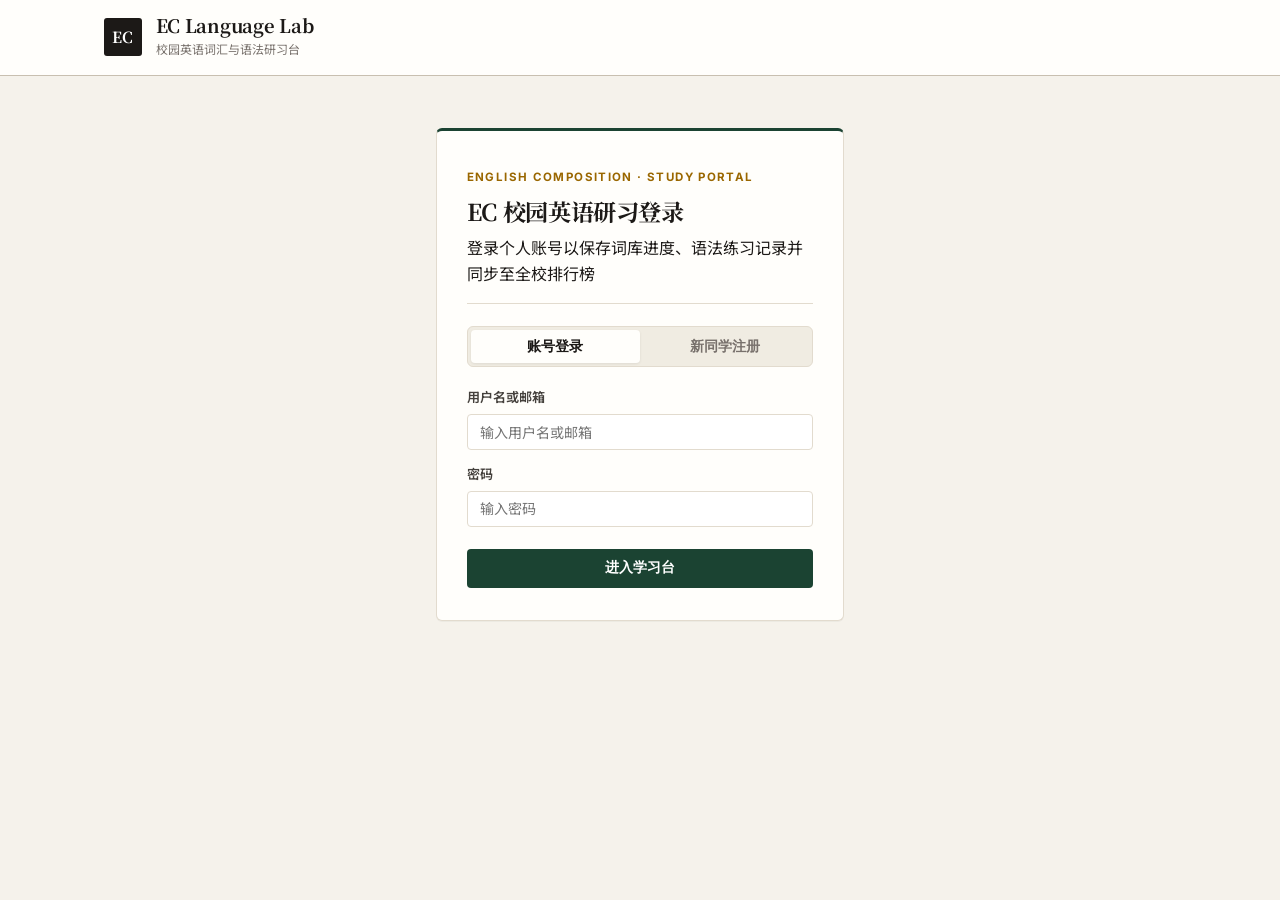
<file: docs/index.html>
<!DOCTYPE html>
<html lang="zh-CN">
<head>
    <meta charset="UTF-8">
    <meta name="viewport" content="width=device-width, initial-scale=1.0">
    <title>EC Vocabulary Studio - 情境词汇研习系统</title>
    <link rel="stylesheet" href="./css/style.css?v=20261128c">
    <link rel="preconnect" href="https://fonts.googleapis.com">
    <link rel="preconnect" href="https://fonts.gstatic.com" crossorigin>
    <link href="https://fonts.googleapis.com/css2?family=Inter:wght@400;500;600;700&family=Noto+Serif+SC:wght@500;700&family=Noto+Sans+SC:wght@400;500;700&display=swap" rel="stylesheet">
    <link rel="stylesheet" href="https://cdnjs.cloudflare.com/ajax/libs/font-awesome/6.5.1/css/all.min.css">
</head>
<body>
    <div class="app-layout">
        <!-- Editorial School Masthead Header -->
        <header class="app-header">
            <div class="header-inner">
                <div class="brand">
                    <div class="brand-icon">EC</div>
                    <div class="brand-text">
                        <h1>EC Language Lab</h1>
                        <span class="brand-sub">校园英语词汇与语法研习台</span>
                    </div>
                </div>

                <nav class="nav-segment" id="mainNav" style="display: none;">
                    <button class="segment-btn active" data-mode="portal">学习台</button>
                    <button class="segment-btn" data-mode="vocab" data-tab="vocab">词汇库</button>
                    <button class="segment-btn" data-mode="vocab" data-tab="quiz">词汇训练</button>
                    <button class="segment-btn" data-mode="grammar">语法 Packet 4</button>
                    <button class="segment-btn" data-mode="ranking">全校排行</button>
                    <button class="segment-btn" id="navBtnAdmin" data-mode="admin" style="display: none;">管理后台</button>
                </nav>

                <div id="userHeaderBox" style="display: none; align-items: center; gap: 10px;">
                    <button type="button" class="btn btn-secondary btn-sm btn-header-guide" id="btnOpenGuide" title="查看网站功能使用指南">
                        <i class="fa-regular fa-circle-question"></i> 指南
                    </button>
                    <span class="count-pill"><strong id="currentUsernameText"></strong></span>
                    <button class="btn btn-secondary btn-sm" id="btnLogout">退出</button>
                </div>
            </div>
        </header>

        <!-- Mandatory School Auth Gate -->
        <section id="authGate" class="auth-gate-wrap">
            <div class="content-card auth-card">
                <div class="auth-masthead">
                    <span class="editorial-kicker">ENGLISH COMPOSITION · STUDY PORTAL</span>
                    <h2>EC 校园英语研习登录</h2>
                    <p class="subtitle">登录个人账号以保存词库进度、语法练习记录并同步至全校排行榜</p>
                </div>

                <div class="nav-segment auth-tabs">
                    <button type="button" class="segment-btn active" id="tabBtnLogin" style="flex: 1; justify-content: center;">
                        账号登录
                    </button>
                    <button type="button" class="segment-btn" id="tabBtnRegister" style="flex: 1; justify-content: center;">
                        新同学注册
                    </button>
                </div>

                <form id="formLogin" class="form-compact">
                    <div class="field-group">
                        <label>用户名或邮箱</label>
                        <input type="text" id="loginUsername" class="form-input" placeholder="输入用户名或邮箱" required autocomplete="username">
                    </div>
                    <div class="field-group">
                        <label>密码</label>
                        <input type="password" id="loginPassword" class="form-input" placeholder="输入密码" required autocomplete="current-password">
                    </div>
                    <button type="submit" class="btn btn-primary btn-block" style="margin-top: 0.5rem;">
                        进入学习台
                    </button>
                </form>

                <form id="formRegister" class="form-compact" style="display: none;">
                    <div class="field-group">
                        <label>姓名 / 用户名（将显示在全校排行榜）</label>
                        <input type="text" id="regUsername" class="form-input" placeholder="例如：高二3班-林同学 或英文名" required autocomplete="username">
                    </div>
                    <div class="field-group">
                        <label>邮箱 (选填)</label>
                        <input type="email" id="regEmail" class="form-input" placeholder="name@school.edu" autocomplete="email">
                    </div>
                    <div class="field-group">
                        <label>设置密码</label>
                        <input type="password" id="regPassword" class="form-input" placeholder="至少 4 个字符" required autocomplete="new-password">
                    </div>
                    <button type="submit" class="btn btn-primary btn-block" style="margin-top: 0.5rem;">
                        注册并开始学习
                    </button>
                </form>
            </div>
        </section>

        <!-- Main Workspace -->
        <main class="main-container" id="mainWorkspace" style="display: none;">
            <!-- Entry Mode Portal: Editorial School Study Desk -->
            <section id="modePortal" class="portal-wrap">
                <div class="portal-masthead">
                    <div>
                        <span class="editorial-kicker">ACADEMIC WORKBENCH · EC STUDY DESK</span>
                        <h2>英语研习学习台</h2>
                        <p class="subtitle">涵盖 Packet 1–3 核心词汇四维盲测、写实故事工坊、Unit 14 定语从句精讲视频与全校刷题排行。</p>
                    </div>
                </div>

                <!-- Live Personal Study Ledger -->
                <div class="study-ledger-bar">
                    <div class="ledger-cell">
                        <span class="ledger-label">已刷词汇题</span>
                        <strong class="ledger-value" id="portalStatVocab">0</strong>
                    </div>
                    <div class="ledger-cell">
                        <span class="ledger-label">已掌握词汇</span>
                        <strong class="ledger-value" id="portalStatMastered">0</strong>
                    </div>
                    <div class="ledger-cell">
                        <span class="ledger-label">已刷语法题</span>
                        <strong class="ledger-value" id="portalStatGrammar">0</strong>
                    </div>
                    <div class="ledger-cell ledger-rank-cell" id="portalLedgerRankJump" onclick="switchMode('ranking')" title="查看全校完整排行榜">
                        <span class="ledger-label">全校当前排名</span>
                        <strong class="ledger-value accent" id="portalStatRank">—</strong>
                    </div>
                </div>

                <!-- 3-Column Editorial Module Index -->
                <div class="portal-grid portal-grid-3">
                    <div class="portal-card" id="portalBtnVocab">
                        <div class="portal-num">01 / VOCABULARY</div>
                        <h3>词汇研习与四维盲测</h3>
                        <p>内置 137 个核心词汇 × 4 套不同题型变体（共 548 题防重复轮换），支持写实语境故事与浏览器本地小模型 AI 创作。</p>
                        <div class="portal-meta-row">
                            <span>Packet 1–3 + 逻辑谬误</span>
                            <span class="portal-cta">进入模块 &rarr;</span>
                        </div>
                    </div>
                    <div class="portal-card" id="portalBtnGrammar">
                        <div class="portal-num">02 / GRAMMAR · PACKET 4</div>
                        <h3>定语从句精讲与特训</h3>
                        <p>梳理 Unit 14 六大核心考点，配套 40 支 24fps 动态精讲视频、多项对比选择与合并写句双题型及错题思维导图。</p>
                        <div class="portal-meta-row">
                            <span>6 大考点 · 40 支微课</span>
                            <span class="portal-cta">进入模块 &rarr;</span>
                        </div>
                    </div>
                    <div class="portal-card portal-card-rank" id="portalBtnRanking">
                        <div class="portal-num">03 / HONOR ROLL</div>
                        <h3>全校在线刷题排行榜</h3>
                        <p>实时汇总每位同学已刷词汇题数、已掌握词量、已刷语法题数与综合正确率，按总榜、词汇榜或语法榜随时对比激励。</p>
                        <div class="portal-meta-row">
                            <span>实时在线同步</span>
                            <span class="portal-cta">查看榜单 &rarr;</span>
                        </div>
                    </div>
                    <div class="portal-card portal-card-admin" id="portalBtnAdmin" style="display: none;">
                        <div class="portal-num">04 / ADMIN CONSOLE</div>
                        <h3>学校管理员控制台</h3>
                        <p>查看全校全部学生账号状态、刷题进度与活跃时间；支持新建、编辑、删除公共词库单元并一键同步下发全校学生。</p>
                        <div class="portal-meta-row">
                            <span>仅管理员可见</span>
                            <span class="portal-cta">进入后台 &rarr;</span>
                        </div>
                    </div>
                </div>
            </section>

            <!-- Vocab Workspace Wrapper -->
            <div id="vocabWorkspace" style="display: none;">
            <!-- TAB 1: 词汇库管理 (Vocabulary Management) -->
            <section id="tabVocab" class="view-panel active">
                <div class="panel-header">
                    <div class="header-left">
                        <h2>词汇库管理</h2>
                        <p class="subtitle">浏览已收录词汇、管理学习单元或录入新单词。</p>
                    </div>
                    <div class="header-right">
                        <button class="btn btn-secondary" id="btnOpenStoryStudio" title="立即用本单元词汇体验写实故事与浏览器本地小模型 AI">
                            <i class="fa-solid fa-wand-magic-sparkles"></i> 词汇故事工坊
                        </button>
                        <button class="btn btn-secondary" id="btnNewListModal">
                            <i class="fa-solid fa-plus"></i> 新建单元
                        </button>
                        <button class="btn btn-primary" id="btnStartPracticeTop">
                            <i class="fa-solid fa-play"></i> 开始本单元训练
                        </button>
                    </div>
                </div>

                <!-- Unit Selector Toolbar -->
                <div class="toolbar-card">
                    <div class="select-wrapper">
                        <label for="vocabListSelect"><i class="fa-solid fa-folder"></i> 当前学习单元：</label>
                        <select id="vocabListSelect" class="form-select"></select>
                    </div>
                    <div class="toolbar-meta">
                        <span class="count-pill">收录 <strong id="listWordCount">0</strong> 词</span>
                        <button class="btn-text-danger" id="btnDeleteList" title="删除当前单元">
                            <i class="fa-regular fa-trash-can"></i> 删除单元
                        </button>
                    </div>
                </div>

                <!-- Word Input Accordion / Drawers -->
                <div class="input-grid">
                    <!-- Single Word Entry -->
                    <div class="content-card">
                        <div class="card-head">
                            <h3><i class="fa-solid fa-pen-nib"></i> 录入单词</h3>
                        </div>
                        <form id="formAddWord" class="form-compact">
                            <div class="field-row">
                                <div class="field-col">
                                    <label>英文单词</label>
                                    <input type="text" id="inputWord" class="form-input" placeholder="例如: duplicity" required autocomplete="off">
                                </div>
                                <div class="field-col">
                                    <label>中文释义</label>
                                    <input type="text" id="inputMeaning" class="form-input" placeholder="例如: 欺骗，奸诈" required>
                                </div>
                            </div>
                            <div class="field-row">
                                <div class="field-col">
                                    <label>音标 (选填)</label>
                                    <input type="text" id="inputPhonetic" class="form-input" placeholder="/djuːˈplɪsəti/">
                                </div>
                            </div>
                            <div class="field-group">
                                <label>情境例句 (选填，若留空系统将自动匹配语境)</label>
                                <input type="text" id="inputExampleEn" class="form-input" placeholder="She was shocked by the duplicity of her former friend.">
                            </div>
                            <div class="field-group">
                                <label>例句中文译文 (选填)</label>
                                <input type="text" id="inputExampleCn" class="form-input" placeholder="她对昔日朋友的奸诈欺骗行为感到震惊。">
                            </div>
                            <button type="submit" class="btn btn-primary btn-block">
                                添加到当前单元
                            </button>
                        </form>
                    </div>

                    <!-- Batch Paste Import -->
                    <div class="content-card">
                        <div class="card-head">
                            <h3><i class="fa-solid fa-file-arrow-up"></i> 批量文本导入</h3>
                        </div>
                        <p class="field-tip">每行一条，格式支持：<code>单词 中文释义</code> 或 <code>单词 - 释义</code>。</p>
                        <textarea id="batchTextarea" class="form-textarea" rows="6" placeholder="例如：
adequate 充足的，足够的
ajar （门窗）微开的
dialogue 对话，对白"></textarea>
                        <div class="batch-actions">
                            <button class="btn btn-secondary" id="btnBatchImport">
                                <i class="fa-solid fa-check"></i> 解析并批量录入
                            </button>
                        </div>
                    </div>
                </div>

                <!-- Word Table -->
                <div class="content-card">
                    <div class="table-bar">
                        <div class="table-bar-left">
                            <h3>单词索引</h3>
                            <span class="meta-label" id="tableCountText">(共 0 词)</span>
                        </div>
                        <div class="search-box">
                            <i class="fa-solid fa-magnifying-glass"></i>
                            <input type="text" id="wordSearchInput" placeholder="检索单词或中文释义...">
                        </div>
                    </div>

                    <div class="table-container">
                        <table class="editorial-table" id="wordsTable">
                            <thead>
                                <tr>
                                    <th style="width: 50px;">#</th>
                                    <th>英文词汇</th>
                                    <th>中文释义</th>
                                    <th>情境例句</th>
                                    <th style="width: 80px;">错误记录</th>
                                    <th style="width: 60px;">操作</th>
                                </tr>
                            </thead>
                            <tbody id="wordsTableBody">
                                <!-- Dynamic rows -->
                            </tbody>
                        </table>
                    </div>

                    <div class="empty-state" id="wordsEmptyState" style="display: none;">
                        <i class="fa-regular fa-folder-open empty-icon"></i>
                        <p>当前单元尚无词汇，请在上方录入或批量导入。</p>
                    </div>
                </div>
            </section>

            <!-- TAB 2: 情境测试与强化 (Quiz Arena) -->
            <section id="tabQuiz" class="view-panel">
                <!-- Start View -->
                <div id="quizStartCard" class="start-panel">
                    <div class="start-content">
                        <h2>情境选择题训练</h2>
                        <p class="start-desc">
                            系统会将所选单元的所有词汇置入真实句式中进行情境盲测。<br>
                            第 1 轮做错的单词将自动去重并编织为一篇<strong>反差情节记忆故事</strong>；后续轮次中，<strong>每错 1 题将在下一轮加罚 2 个随机词汇</strong>，直至全部答对通关。
                        </p>

                        <div class="quiz-select-wrap">
                            <label><i class="fa-solid fa-folder-tree"></i> 选择训练单元：</label>
                            <select id="quizListSelect" class="form-select select-wide"></select>
                        </div>

                        <button class="btn btn-primary btn-large" id="btnLaunchQuiz">
                            开始第 1 轮情境训练
                        </button>
                    </div>
                </div>

                <!-- In-Progress Arena -->
                <div id="quizArena" class="quiz-arena" style="display: none;">
                    <div class="quiz-status-bar">
                        <div class="round-meta">
                            <span class="round-tag" id="arenaRoundBadge">第 1 轮</span>
                            <span class="round-sub" id="arenaRoundDesc">全量语境考查</span>
                        </div>
                        <div class="progress-wrap">
                            <div class="progress-labels">
                                <span>进度：<b id="qCurrentIndex">1</b> / <b id="qTotalCount">10</b></span>
                                <span>本轮错题：<b id="qMistakeCount" class="text-error">0</b></span>
                            </div>
                            <div class="progress-bar">
                                <div class="progress-track" id="qProgressFill" style="width: 0%;"></div>
                            </div>
                        </div>
                    </div>

                    <!-- Question Card -->
                    <div class="question-paper" id="questionCard">
                        <div class="question-meta-row">
                            <span class="domain-tag" id="qCategoryTag">真实例句情境</span>
                            <span class="type-hint">单项选择题</span>
                        </div>

                        <!-- Context Sentence -->
                        <div class="scenario-panel">
                            <div class="scenario-english" id="qScenarioEn">
                                Loading sentence context...
                            </div>
                            <div class="scenario-hint-wrap">
                                <button type="button" class="btn-hint" id="btnToggleCnHint">
                                    <i class="fa-regular fa-lightbulb"></i> <span id="hintBtnText">查看中文情境提示 (已屏蔽答案)</span>
                                </button>
                                <div class="scenario-chinese" id="qScenarioCn" style="display: none;">
                                    正在加载情境提示...
                                </div>
                            </div>
                        </div>

                        <div class="question-prompt">
                            根据上方语境，选择最恰当填入空白处的英文单词：
                        </div>

                        <!-- 4 Options (A, B, C, D) -->
                        <div class="options-container" id="optionsGrid">
                            <!-- Dynamic Options -->
                        </div>

                        <!-- Instant Feedback Banner -->
                        <div class="feedback-card" id="feedbackBanner" style="display: none;">
                            <div class="feedback-text" id="feedbackContent"></div>
                            <button class="btn btn-secondary btn-sm" id="btnNextQuestion">下一题 &rarr;</button>
                        </div>
                    </div>
                </div>

                <!-- Result View -->
                <div id="quizResultCard" class="result-panel" style="display: none;">
                    <div class="result-summary">
                        <h2 id="resultTitle">第 1 轮训练完成</h2>
                        <p class="subtitle" id="resultSubtitle">训练表现与错词统计汇总</p>
                    </div>

                    <!-- Score Metrics -->
                    <div class="metric-row">
                        <div class="metric-item">
                            <span class="metric-title">本轮总题数</span>
                            <span class="metric-num" id="resTotalQ">0</span>
                        </div>
                        <div class="metric-item metric-correct">
                            <span class="metric-title">正确题数</span>
                            <span class="metric-num" id="resCorrectQ">0</span>
                        </div>
                        <div class="metric-item metric-error">
                            <span class="metric-title">错题数</span>
                            <span class="metric-num" id="resMistakesQ">0</span>
                        </div>
                    </div>

                    <!-- Section: Mistake Table -->
                    <div class="mistake-section" id="mistakeReviewSection" style="display: none;">
                        <div class="sub-heading">
                            <h3><i class="fa-solid fa-list-check"></i> 错题详细核对表</h3>
                        </div>
                        <div class="table-container">
                            <table class="editorial-table">
                                <thead>
                                    <tr>
                                        <th>考查词汇</th>
                                        <th>实际正确释义 (正确答案)</th>
                                        <th>你选错的选项</th>
                                        <th>题目情境语境</th>
                                    </tr>
                                </thead>
                                <tbody id="mistakeTableBody"></tbody>
                            </table>
                        </div>
                    </div>

                    <!-- Section: Contextual Vocab Story -->
                    <div class="story-panel" id="absurdStorySection" style="display: none;">
                        <div class="story-header">
                            <div>
                                <div class="story-badge-row">
                                    <span class="story-tag">语境记忆故事</span>
                                    <span class="story-engine-badge" id="storyEngineBadge">语法精校故事引擎 · 即时生成</span>
                                </div>
                                <h3 id="storyBookTitle">错词语境融合小故事</h3>
                            </div>
                            <div class="story-tools">
                                <select id="storyThemeSelect" class="form-select story-theme-select" title="切换写实主题">
                                    <option value="journalism">校园新闻调查</option>
                                    <option value="debate">辩论赛决赛</option>
                                    <option value="harbor">北港档案谜案</option>
                                    <option value="startup">青年科创路演</option>
                                    <option value="memoir">老城秋日手记</option>
                                </select>
                                <button class="btn btn-primary btn-sm" id="btnAiStory" title="在浏览器内直接加载 Qwen2.5-0.5B 免费小模型现场创作">
                                    <i class="fa-solid fa-microchip"></i> 浏览器本地 AI 创作
                                </button>
                                <button class="btn btn-secondary btn-sm" id="btnSpeakStory">
                                    <i class="fa-solid fa-volume-high"></i> 朗读英文
                                </button>
                                <button class="btn btn-secondary btn-sm btn-stop-speech" id="btnStopStory" style="display: none;">
                                    <i class="fa-solid fa-stop"></i> 停止朗读
                                </button>
                                <button class="btn btn-secondary btn-sm" id="btnCopyStory">
                                    <i class="fa-regular fa-copy"></i> 复制全文
                                </button>
                            </div>
                        </div>
                        <div class="story-ai-progress" id="storyAiProgressWrap" style="display: none;">
                            <div class="story-ai-progress-top">
                                <span id="storyAiProgressText">正在准备本地小模型 Qwen2.5-0.5B...</span>
                                <strong id="storyAiProgressPct">0%</strong>
                            </div>
                            <div class="story-ai-bar">
                                <div class="story-ai-bar-fill" id="storyAiProgressFill" style="width: 0%;"></div>
                            </div>
                        </div>
                        <div class="story-body" id="storyContentBox">
                            <!-- Story paragraphs -->
                        </div>
                        <div class="story-hint">
                            <i class="fa-regular fa-compass"></i> 默认采用<strong>语法精校写实引擎</strong>（100% 匹配英语原词搭配，适合课堂阅读）；也可点击上方「浏览器本地 AI 创作」免费运行 Qwen2.5-0.5B 小模型现场改写（无需 API Key，首次缓存约 350MB）。
                        </div>
                    </div>

                    <!-- Section: Penalty Round Trigger -->
                    <div class="penalty-panel" id="penaltySection" style="display: none;">
                        <div class="penalty-box">
                            <h4><i class="fa-solid fa-rotate-right"></i> 下一轮强化规则</h4>
                            <p id="penaltyExplain">本轮共产生错词。下一轮将根据规则：每错一个追加两个随机单词，继续出题，直到全对！</p>
                        </div>
                        <div class="action-row">
                            <button class="btn btn-primary btn-large" id="btnEnterPenaltyRound">
                                进入下一轮强化训练
                            </button>
                        </div>
                    </div>

                    <!-- Section: Victory Celebration -->
                    <div class="victory-panel" id="victorySection" style="display: none;">
                        <div class="victory-card">
                            <div class="victory-mark">&#10003;</div>
                            <h2>全对通关！</h2>
                            <p>您已在重重加词挑战下顺利攻克本轮所有词汇，达到了 100% 正确率！</p>
                            <div class="action-row">
                                <button class="btn btn-primary" id="btnBackToVocab">返回词汇库</button>
                            </div>
                        </div>
                    </div>
                </div>
            </section>
            </div>

            <!-- Grammar Workspace Wrapper (Packet 4) -->
            <div id="grammarWorkspace" style="display: none;">
                <!-- Grammar Hub: Knowledge Point Selector -->
                <section id="grammarHub">
                    <div class="panel-header">
                        <div class="header-left">
                            <h2>Packet 4 · Unit 14 定语从句 (Adjective Clauses)</h2>
                            <p class="subtitle">6 大核心考点 × 60 道双题型真题：每个考点均区分「题型一 · 多项对比选择」与「题型二 · 合并写句」，错题自动生成思维导图、精讲视频与语法知识点。</p>
                        </div>
                    </div>
                    <div class="grammar-topics-grid" id="grammarTopicsGrid"></div>
                </section>

                <!-- Quick Reminder Video View -->
                <section id="grammarVideoView" style="display: none;">
                    <div class="panel-header">
                        <div class="header-left">
                            <h2>Quick Reminder 微视频提醒</h2>
                            <p class="subtitle">看完微课后，可自由选择「专练题型一」「专练题型二」或「刷全部题型」</p>
                        </div>
                        <div class="header-right">
                            <button type="button" class="btn btn-secondary" id="btnGrammarBackFromVideo">
                                <i class="fa-solid fa-arrow-left"></i> 返回知识点列表
                            </button>
                        </div>
                    </div>
                    <div id="gQuickVideoMount"></div>
                    <div class="g-video-launch-bar">
                        <span class="g-video-launch-label">选择本考点刷题模式：</span>
                        <div class="g-video-launch-btns">
                            <button type="button" class="btn btn-secondary btn-sm" id="btnGrammarStartMulti">
                                <i class="fa-solid fa-list-check"></i> 专练题型一 · 多选
                            </button>
                            <button type="button" class="btn btn-secondary btn-sm" id="btnGrammarStartCombine">
                                <i class="fa-solid fa-pen-nib"></i> 专练题型二 · 合句
                            </button>
                            <button type="button" class="btn btn-primary btn-sm" id="btnGrammarStartPractice">
                                <i class="fa-solid fa-layer-group"></i> 刷全部题型
                            </button>
                        </div>
                    </div>
                </section>

                <!-- Grammar Practice Arena -->
                <section id="grammarQuizView" style="display: none;">
                    <div class="quiz-status-bar">
                        <div class="round-meta">
                            <span class="round-tag" id="gQuizTopicBadge">Packet 4</span>
                            <span class="round-sub" id="gQuizModeTag">标准练习模式</span>
                        </div>
                        <div class="progress-wrap">
                            <div class="progress-labels">
                                <span>进度：<b id="gQCurrent">1</b> / <b id="gQTotal">5</b></span>
                                <span>本轮错题：<b id="gQMistakeCount" class="text-error">0</b></span>
                            </div>
                            <div class="progress-bar">
                                <div class="progress-track" id="gQProgressFill" style="width: 0%;"></div>
                            </div>
                        </div>
                        <button type="button" class="btn btn-secondary btn-sm" id="btnGrammarExitQuiz">退出</button>
                    </div>

                    <div class="question-paper">
                        <div class="question-meta-row">
                            <span class="domain-tag" id="gQSourceTag">Packet 4</span>
                            <span class="type-hint" id="gQTypeTag">多项对比选择</span>
                        </div>

                        <div class="question-prompt" id="gQPrompt" style="font-size: 1.05rem; font-weight: 600; margin-bottom: 0.85rem;"></div>

                        <!-- Type 1: Multi-Select (B8) -->
                        <div id="gMultiContainer" style="display: none;">
                            <div class="g-multi-sentence" id="gMultiSentence"></div>
                            <div class="g-multi-options" id="gMultiOptions"></div>
                        </div>

                        <!-- Type 2: Combine Sentences (Page 10 / B6) -->
                        <div id="gCombineContainer" style="display: none;">
                            <div class="g-combine-sources" id="gCombineSources"></div>
                            <div class="field-group">
                                <label>请输入合并后的完整英文句子：</label>
                                <textarea id="gCombineInput" class="form-textarea" rows="2" placeholder="输入含定语从句的合并句子，例如：The professor who teaches Russian emailed me."></textarea>
                            </div>
                        </div>

                        <div style="display: flex; gap: 0.6rem; flex-wrap: wrap; align-items: center; margin-top: 0.75rem;">
                            <button type="button" class="btn btn-primary" id="btnGrammarSubmit">提交本题</button>
                            <button type="button" class="btn btn-secondary" id="btnGrammarNext" style="display: none;">下一题 &rarr;</button>
                            <button type="button" class="btn-hint" id="btnGrammarHint">
                                <i class="fa-regular fa-lightbulb"></i> 查看语法提示
                            </button>
                        </div>

                        <div class="scenario-chinese" id="gHintBox" style="display: none; margin-top: 0.75rem;"></div>

                        <div class="feedback-card" id="gFeedbackBanner" style="display: none; margin-top: 1rem;">
                            <div class="feedback-text" id="gFeedbackContent"></div>
                        </div>
                    </div>
                </section>

                <!-- Grammar Results + Accuracy + Mind Maps + Redo Mistakes -->
                <section id="grammarResultView" style="display: none;">
                    <div class="result-panel">
                        <div class="result-summary">
                            <h2 id="gResultTitle">训练完成</h2>
                            <p class="subtitle" id="gResultSub"></p>
                        </div>

                        <div class="metric-row metric-row-4">
                            <div class="metric-item">
                                <span class="metric-title">总题数</span>
                                <span class="metric-num" id="gResTotal">0</span>
                            </div>
                            <div class="metric-item metric-correct">
                                <span class="metric-title">答对</span>
                                <span class="metric-num" id="gResCorrect">0</span>
                            </div>
                            <div class="metric-item metric-error">
                                <span class="metric-title">错题</span>
                                <span class="metric-num" id="gResMistakes">0</span>
                            </div>
                            <div class="metric-item">
                                <span class="metric-title">正确率</span>
                                <span class="metric-num" id="gResAccuracy">0%</span>
                            </div>
                        </div>

                        <div id="gMistakeAnalysisSection" style="display: none;">
                            <div class="sub-heading" style="display:flex; justify-content:space-between; align-items:center; flex-wrap:wrap; gap:0.75rem;">
                                <h3><i class="fa-solid fa-diagram-project"></i> 错题思维导图与视频讲解</h3>
                                <div style="display:flex; gap:0.5rem;">
                                    <button type="button" class="btn btn-primary" id="btnGrammarRedoMistakes">
                                        <i class="fa-solid fa-rotate-right"></i> 做错题（重做本轮错题）
                                    </button>
                                </div>
                            </div>
                            <div id="gMistakeCards"></div>
                        </div>

                        <div class="victory-panel" id="gVictorySection" style="display: none;">
                            <div class="victory-card">
                                <div class="victory-mark">&#10003;</div>
                                <h2>全部掌握通关！</h2>
                                <p>本知识点所有语法题均已 100% 答对。</p>
                            </div>
                        </div>

                        <div class="action-row" style="margin-top: 1.25rem;">
                            <button type="button" class="btn btn-secondary" id="btnGrammarBackHub">返回 Packet 4 知识点列表</button>
                        </div>
                    </div>
                </section>
            </div>

            <!-- Online School Ranking Workspace -->
            <div id="leaderboardWorkspace" style="display: none;">
                <div class="panel-header lb-header">
                    <div class="header-left">
                        <span class="editorial-kicker">SCHOOL HONOR ROLL · 实时在线榜单</span>
                        <h2>全校刷题排行榜</h2>
                        <p class="subtitle">公开透明记录每位同学已刷词汇题数、已掌握词量与已刷语法题数 · 当前共有 <strong id="lbTotalStudents">0 位同学</strong> 参与排名</p>
                    </div>
                    <div class="header-right">
                        <div class="lb-sort-bar" id="lbSortBar">
                            <button type="button" class="lb-sort-btn active" data-sort="total">综合总榜</button>
                            <button type="button" class="lb-sort-btn" data-sort="vocab">词汇刷题榜</button>
                            <button type="button" class="lb-sort-btn" data-sort="grammar">语法刷题榜</button>
                        </div>
                        <button type="button" class="btn btn-secondary btn-sm" id="btnRefreshLeaderboard">刷新数据</button>
                    </div>
                </div>

                <!-- My Standing Summary Strip -->
                <div class="lb-my-banner" id="lbMyRankBanner"></div>

                <!-- Top 3 Editorial Podium -->
                <div class="lb-podium-grid" id="lbPodiumGrid"></div>

                <!-- Full School Ranking Table -->
                <div class="content-card lb-table-card">
                    <div class="table-responsive">
                        <table class="data-table lb-table">
                            <thead>
                                <tr>
                                    <th class="lb-col-rank-head" style="width: 76px;">排名</th>
                                    <th>同学</th>
                                    <th class="lb-num-head" data-sort-col="vocab">已刷词汇题</th>
                                    <th class="lb-num-head">已掌握词</th>
                                    <th class="lb-num-head" data-sort-col="grammar">已刷语法题</th>
                                    <th class="lb-num-head">综合正确率</th>
                                    <th class="lb-num-head lb-col-active" data-sort-col="total">综合积分</th>
                                    <th style="text-align:right;">最近学习</th>
                                </tr>
                            </thead>
                            <tbody id="lbTableBody"></tbody>
                        </table>
                    </div>
                    <div class="lb-invite-note" id="lbInviteNote" style="display: none;"></div>
                    <div class="lb-footnote">
                        积分规则：每刷 1 道词汇题 +2 分（答对再 +1）、每掌握 1 个词汇 +4 分、每刷 1 道语法题 +3 分（答对再 +2），兼顾勤奋度与准确率。
                    </div>
                </div>
            </div>

            <!-- School Admin Console Workspace (Visible ONLY to Admin) -->
            <div id="adminWorkspace" style="display: none;">
                <div class="panel-header lb-header">
                    <div class="header-left">
                        <span class="editorial-kicker">SCHOOL ADMINISTRATION · 教务与词库管控中心</span>
                        <h2>学校管理员控制台</h2>
                        <p class="subtitle">集中监控全校学生账号与刷题进度，统一制作、维护并下发公共词库单元。</p>
                    </div>
                    <div class="header-right">
                        <div class="lb-sort-bar" id="adminSubTabs">
                            <button type="button" class="lb-sort-btn active" data-admin-tab="accounts">账号与状态</button>
                            <button type="button" class="lb-sort-btn" data-admin-tab="logins">登录日志与设备</button>
                            <button type="button" class="lb-sort-btn" data-admin-tab="banks">词库管控与新建</button>
                        </div>
                        <button type="button" class="btn btn-secondary btn-sm" id="btnAdminRefresh">刷新</button>
                    </div>
                </div>

                <!-- School KPI Strip -->
                <div class="study-ledger-bar">
                    <div class="ledger-cell">
                        <span class="ledger-label">注册学生数</span>
                        <strong class="ledger-value" id="adminStatStudents">0</strong>
                    </div>
                    <div class="ledger-cell">
                        <span class="ledger-label">全校词汇刷题总数</span>
                        <strong class="ledger-value" id="adminStatVocab">0</strong>
                    </div>
                    <div class="ledger-cell">
                        <span class="ledger-label">全校语法刷题总数</span>
                        <strong class="ledger-value" id="adminStatGrammar">0</strong>
                    </div>
                    <div class="ledger-cell">
                        <span class="ledger-label">默认公共词库规模</span>
                        <strong class="ledger-value accent" id="adminStatBanks" style="font-size:1.15rem;">0 单元</strong>
                    </div>
                </div>

                <!-- Admin Tab 1: All Accounts & Status -->
                <div id="adminPanelAccounts">
                    <div class="content-card lb-table-card">
                        <div class="admin-table-bar">
                            <strong>全校账号列表与学习状态</strong>
                            <input type="text" id="adminAccountSearch" class="form-input" placeholder="按用户名或邮箱搜索..." style="max-width: 260px; padding: 0.4rem 0.7rem;">
                        </div>
                        <div class="table-responsive">
                            <table class="data-table lb-table">
                                <thead>
                                    <tr>
                                        <th>账号 / 邮箱</th>
                                        <th>身份与状态</th>
                                        <th class="lb-num-head">已刷词汇</th>
                                        <th class="lb-num-head">已掌握词</th>
                                        <th class="lb-num-head">已刷语法</th>
                                        <th class="lb-num-head">正确率</th>
                                        <th class="lb-num-head">单元 / 词数</th>
                                        <th style="text-align:right;">最近活跃</th>
                                        <th>管控操作</th>
                                    </tr>
                                </thead>
                                <tbody id="adminAccountsBody"></tbody>
                            </table>
                        </div>
                    </div>
                </div>

                <!-- Admin Tab 1b: Login Audit Logs (Time, Device, IP) -->
                <div id="adminPanelLogins" style="display: none;">
                    <div class="content-card lb-table-card">
                        <div class="admin-table-bar">
                            <div class="admin-log-title-wrap">
                                <strong>登录详情与安全日志（时间 · 设备 · IP）</strong>
                                <span class="admin-log-count" id="adminLoginCount">0 条记录</span>
                            </div>
                            <div class="admin-log-filters">
                                <div class="lb-sort-bar admin-log-status-bar" id="adminLoginStatusFilter">
                                    <button type="button" class="lb-sort-btn active" data-log-status="all">全部</button>
                                    <button type="button" class="lb-sort-btn" data-log-status="ok">成功</button>
                                    <button type="button" class="lb-sort-btn" data-log-status="fail">异常</button>
                                </div>
                                <input type="text" id="adminLoginSearch" class="form-input" placeholder="按账号、IP 或设备搜索..." style="max-width: 240px; padding: 0.4rem 0.7rem;">
                                <button type="button" class="btn btn-secondary btn-sm" id="btnAdminClearLogFilter" style="display: none;">清除筛选</button>
                            </div>
                        </div>
                        <div class="table-responsive">
                            <table class="data-table lb-table admin-logs-table">
                                <thead>
                                    <tr>
                                        <th style="width: 175px;">登录时间</th>
                                        <th>账号与事件</th>
                                        <th>设备与浏览器</th>
                                        <th style="width: 165px;">IP 地址</th>
                                        <th style="width: 96px; text-align:right;">结果</th>
                                    </tr>
                                </thead>
                                <tbody id="adminLoginLogsBody"></tbody>
                            </table>
                        </div>
                        <div class="lb-footnote">
                            记录所有账号的登录、注册及异常尝试（含精确时间戳、解析后的设备与浏览器类型、客户端 IP；将鼠标悬停在设备名称上可查看完整 User-Agent）。
                        </div>
                    </div>
                </div>

                <!-- Admin Tab 2: Global & Student Word Banks Control -->
                <div id="adminPanelBanks" style="display: none;">
                    <div class="toolbar-card" style="margin-bottom: 1.15rem;">
                        <div class="select-wrapper" style="flex:1;">
                            <label for="adminBankScopeSelect"><strong>当前管控词库范围：</strong></label>
                            <select id="adminBankScopeSelect" class="form-select"></select>
                        </div>
                    </div>

                    <div class="admin-banks-grid">
                        <!-- Left: Create New Word Bank -->
                        <div class="content-card">
                            <div class="card-head">
                                <h3>新建词库单元</h3>
                            </div>
                            <form id="formAdminCreateBank" class="form-compact">
                                <div class="field-group">
                                    <label>词库单元名称</label>
                                    <input type="text" id="adminNewBankName" class="form-input" placeholder="例如: Packet 5 - Academic Rhetoric" required>
                                </div>
                                <div class="field-group">
                                    <label>单元描述（选填）</label>
                                    <input type="text" id="adminNewBankDesc" class="form-input" placeholder="例如: 期中复习核心词库">
                                </div>
                                <div class="field-group">
                                    <label>批量录入初始词汇（每行一词，格式：单词 | 中文释义 | 英文例句 | 中文译文）</label>
                                    <textarea id="adminNewBankBatch" class="form-textarea" rows="6" placeholder="cogent | 有说服力的 | She presented a cogent argument. | 她提出了极具说服力的论点。&#10;bolster | 加强，支撑 | New data helped bolster the claim. | 新数据进一步支撑了该论点。"></textarea>
                                </div>
                                <label class="admin-check-row">
                                    <input type="checkbox" id="adminNewBankPushAll" checked>
                                    <span>创建后立即同步下发给全校所有现有学生账号</span>
                                </label>
                                <button type="submit" class="btn btn-primary btn-block" style="margin-top: 0.75rem;">
                                    创建并保存词库单元
                                </button>
                            </form>
                        </div>

                        <!-- Right: Existing Word Banks List -->
                        <div class="content-card">
                            <div class="card-head">
                                <h3>已有词库单元管理</h3>
                            </div>
                            <div id="adminBanksList" class="admin-banks-list"></div>
                        </div>
                    </div>

                    <!-- Selected Bank Word Editor -->
                    <div class="content-card" id="adminBankWordsBox" style="display: none; margin-top: 1.25rem;">
                        <div class="card-head" style="display:flex; justify-content:space-between; align-items:center; flex-wrap:wrap; gap:0.5rem;">
                            <h3 id="adminSelectedBankTitle">当前编辑单元</h3>
                        </div>
                        <form id="formAdminAddWords" class="form-compact" style="margin-bottom: 1rem;">
                            <div class="field-group">
                                <label>向本单元追加词汇（每行：单词 | 中文释义 | 英文例句(选填) | 中文译文(选填)）</label>
                                <textarea id="adminAddWordsText" class="form-textarea" rows="3" placeholder="ephemeral | 短暂的 | Autumn colors are brief and ephemeral. | 秋色短暂易逝。"></textarea>
                            </div>
                            <div style="display:flex; align-items:center; justify-content:space-between; gap:0.75rem; flex-wrap:wrap;">
                                <label class="admin-check-row" style="margin:0;">
                                    <input type="checkbox" id="adminAddWordsSyncAll">
                                    <span>同时将新增词汇同步推送给全校学生</span>
                                </label>
                                <button type="submit" class="btn btn-primary btn-sm">追加录入词汇</button>
                            </div>
                        </form>
                        <div class="table-responsive">
                            <table class="data-table">
                                <thead>
                                    <tr>
                                        <th>英文单词</th>
                                        <th>中文释义</th>
                                        <th>例句</th>
                                        <th style="text-align:right; width: 90px;">操作</th>
                                    </tr>
                                </thead>
                                <tbody id="adminBankWordsBody"></tbody>
                            </table>
                        </div>
                    </div>
                </div>
            </div>
        </main>

        <!-- Reusable Animated Video Player Shell -->
        <div style="display: none;">
            <div class="g-video-shell" id="gVideoPlayerShell">
                <div class="g-video-topbar">
                    <div class="g-video-title">
                        <i class="fa-solid fa-film"></i>
                        <span id="gVideoTitle">Quick Reminder</span>
                        <span style="opacity:0.65; font-size:0.8rem;" id="gVideoStepText">1 / 1</span>
                    </div>
                    <div class="g-video-dots" id="gVideoDots"></div>
                </div>
                <div class="g-video-media-wrap" id="gRealVideoWrap" style="display: none;">
                    <video id="gRealVideoEl" playsinline preload="auto" controlslist="nodownload"></video>
                    <div class="g-video-loading" id="gVideoLoadingOverlay" style="display: none;">
                        <div class="g-video-spinner"></div>
                        <span>正在加载高清精讲视频...</span>
                    </div>
                    <div class="g-real-bar" id="gRealVideoBar">
                        <button type="button" class="g-ctrl-btn" id="gRealPlayBtn" title="播放 / 暂停">
                            <i class="fa-solid fa-play"></i>
                        </button>
                        <button type="button" class="g-ctrl-btn" id="gRealReplayBtn" title="重播">
                            <i class="fa-solid fa-rotate-left"></i>
                        </button>
                        <input type="range" class="g-real-seek" id="gRealSeekBar" min="0" max="1000" value="0" aria-label="视频进度">
                        <span class="g-real-time" id="gRealTimeText">0:00 / 0:00</span>
                        <button type="button" class="g-ctrl-btn" id="gRealSpeedBtn" title="切换倍速">1.0x</button>
                        <button type="button" class="g-ctrl-btn" id="gRealMuteBtn" title="静音 / 取消静音">
                            <i class="fa-solid fa-volume-high"></i>
                        </button>
                    </div>
                </div>
                <div id="gVideoFallbackWrap">
                    <div class="g-video-stage">
                        <div class="g-video-stage-body" id="gVideoStageBody">
                            <div class="g-scene-slide">
                                <span class="g-scene-badge" id="gVideoSceneBadge">Scene 1</span>
                                <h3 class="g-scene-title" id="gVideoSceneTitle"></h3>
                                <div class="g-scene-boxes">
                                    <div class="g-scene-card" id="gVideoLeftLine"></div>
                                    <div class="g-scene-card" id="gVideoRightLine"></div>
                                </div>
                                <div class="g-scene-result" id="gVideoResultLine"></div>
                                <div class="g-scene-footer">
                                    <span id="gVideoCnTip"></span>
                                    <span class="g-rule-pill" id="gVideoRulePill"></span>
                                </div>
                            </div>
                        </div>
                    </div>
                    <div class="g-video-progress-track">
                        <div class="g-video-progress-fill" id="gVideoProgressFill"></div>
                    </div>
                    <div class="g-video-controls">
                        <div class="g-video-ctrl-group">
                            <button type="button" class="g-ctrl-btn" id="gVideoPlayBtn"><i class="fa-solid fa-pause"></i> 暂停</button>
                            <button type="button" class="g-ctrl-btn" id="gVideoRestartBtn"><i class="fa-solid fa-rotate-left"></i> 重播</button>
                            <button type="button" class="g-ctrl-btn" id="gVideoPrevBtn"><i class="fa-solid fa-backward-step"></i> 上一幕</button>
                            <button type="button" class="g-ctrl-btn" id="gVideoNextBtn"><i class="fa-solid fa-forward-step"></i> 下一幕</button>
                        </div>
                        <button type="button" class="g-ctrl-btn" id="gVideoVoiceBtn"><i class="fa-solid fa-volume-xmark"></i> 语音讲解: 关</button>
                    </div>
                </div>
            </div>
        </div>

        <!-- Mistake Video Explanation & Knowledge Point Modal -->
        <div class="modal-overlay" id="mistakeVideoModal" style="display: none;">
            <div class="modal-dialog g-mistake-modal-dialog">
                <div class="modal-title-row g-mistake-modal-head">
                    <div class="g-mistake-modal-title-wrap">
                        <h3 id="gMistakeModalTitle">错题视频精讲</h3>
                        <div class="g-modal-tabs" id="gMistakeModalTabs">
                            <button type="button" class="g-modal-tab active" data-mtab="video" id="btnMistakeTabVideo">
                                <i class="fa-solid fa-clapperboard"></i> 本题精讲视频
                            </button>
                            <button type="button" class="g-modal-tab" data-mtab="kp" id="btnMistakeTabKp">
                                <i class="fa-solid fa-book-open"></i> 语法知识点
                            </button>
                        </div>
                    </div>
                    <button type="button" class="btn-close" id="btnCloseMistakeVideo">&times;</button>
                </div>
                <div class="g-mistake-modal-body">
                    <div id="gMistakeVideoMount"></div>
                    <div id="gMistakeKpPanel" style="display: none;"></div>
                </div>
            </div>
        </div>

        <!-- New List Modal -->
        <div class="modal-overlay" id="newListModal" style="display: none;">
            <div class="modal-dialog">
                <div class="modal-title-row">
                    <h3>新建词汇单元</h3>
                    <button class="btn-close" id="btnCloseListModal">&times;</button>
                </div>
                <form id="formCreateList">
                    <div class="field-group">
                        <label>单元名称</label>
                        <input type="text" id="newListName" class="form-input" placeholder="例如: Packet 4 - Vocabulary Workshop" required>
                    </div>
                    <div class="field-group">
                        <label>单元描述 (选填)</label>
                        <input type="text" id="newListDesc" class="form-input" placeholder="例如: 第四周强化词汇">
                    </div>
                    <div class="modal-footer">
                        <button type="button" class="btn btn-secondary" id="btnCancelListModal">取消</button>
                        <button type="submit" class="btn btn-primary">确认创建</button>
                    </div>
                </form>
            </div>
        </div>

        <!-- Modal: Standalone Story Studio Preview -->
        <div class="modal-overlay" id="modalStoryStudio" style="display: none;">
            <div class="modal-dialog modal-story-dialog">
                <div class="modal-title-row">
                    <div>
                        <span class="story-tag">词汇故事工坊 · Story Studio</span>
                        <h3 id="studioStoryTitle" style="margin-top: 4px;">语境写实短篇</h3>
                    </div>
                    <button class="btn-close" id="btnCloseStoryStudio">&times;</button>
                </div>
                <div class="studio-toolbar">
                    <span class="story-engine-badge" id="studioEngineBadge">语法精校故事引擎 · 即时生成</span>
                    <div class="story-tools">
                        <select id="studioThemeSelect" class="form-select story-theme-select">
                            <option value="journalism">校园新闻调查</option>
                            <option value="debate">辩论赛决赛</option>
                            <option value="harbor">北港档案谜案</option>
                            <option value="startup">青年科创路演</option>
                            <option value="memoir">老城秋日手记</option>
                        </select>
                        <button class="btn btn-secondary btn-sm" id="btnStudioShuffle">
                            <i class="fa-solid fa-shuffle"></i> 换 5 个词
                        </button>
                        <button class="btn btn-primary btn-sm" id="btnStudioAi">
                            <i class="fa-solid fa-microchip"></i> 浏览器本地 AI 创作
                        </button>
                        <button class="btn btn-secondary btn-sm" id="btnStudioSpeak">
                            <i class="fa-solid fa-volume-high"></i> 朗读英文
                        </button>
                        <button class="btn btn-secondary btn-sm btn-stop-speech" id="btnStudioStop" style="display: none;">
                            <i class="fa-solid fa-stop"></i> 停止
                        </button>
                        <button class="btn btn-secondary btn-sm" id="btnStudioCopy">
                            <i class="fa-regular fa-copy"></i> 复制
                        </button>
                    </div>
                </div>
                <div class="story-ai-progress" id="studioAiProgressWrap" style="display: none;">
                    <div class="story-ai-progress-top">
                        <span id="studioAiProgressText">正在准备本地小模型 Qwen2.5-0.5B...</span>
                        <strong id="studioAiProgressPct">0%</strong>
                    </div>
                    <div class="story-ai-bar">
                        <div class="story-ai-bar-fill" id="studioAiProgressFill" style="width: 0%;"></div>
                    </div>
                </div>
                <div class="studio-word-chips" id="studioWordChips"></div>
                <div class="story-body studio-story-body" id="studioStoryContent"></div>
                <div class="story-hint" style="margin-top: 12px;">
                    <i class="fa-regular fa-compass"></i> 浏览器本地 AI 运行 <strong>Qwen2.5-0.5B-Instruct (WebGPU/WASM)</strong>，无需任何 Gemini API Key；首次加载约 350MB 后永久缓存在本地浏览器中。
                </div>
            </div>
        </div>

        <!-- New-Account Interactive Spotlight Focus-Mode Tour (Shown Once Automatically, Replayable Anytime) -->
        <div class="ob-tour-layer" id="onboardingTourLayer" style="display: none;">
            <div class="ob-fallback-backdrop" id="obFallbackBackdrop" style="display: none;"></div>
            <div class="ob-spotlight-box" id="obSpotlightBox"></div>
            <div class="ob-coachmark" id="obTourCard" role="dialog" aria-modal="true" aria-labelledby="obTitle">
                <div class="ob-progress-track">
                    <div class="ob-progress-fill" id="obProgressFill" style="width: 12%;"></div>
                </div>
                <div class="ob-coach-head">
                    <div class="ob-head-meta">
                        <span class="ob-focus-tag"><i class="fa-solid fa-crosshairs"></i> 聚焦导览</span>
                        <span class="ob-step-pill" id="obStepBadge">学习账本</span>
                    </div>
                    <div class="ob-head-right">
                        <span class="ob-counter" id="obStepCounter">01 / 08</span>
                        <button type="button" class="btn-close" id="btnCloseOnboarding" aria-label="关闭导览">&times;</button>
                    </div>
                </div>
                <div class="ob-coach-body">
                    <h4 id="obTitle">实时查看你的学习数据与排名</h4>
                    <p id="obSubtitle"></p>
                    <ul class="ob-action-list" id="obActionList"></ul>
                </div>
                <div class="ob-coach-footer">
                    <button type="button" class="ob-skip-link" id="btnOnboardingSkip">跳过</button>
                    <div class="ob-dots" id="obStepDots"></div>
                    <div class="ob-nav-actions">
                        <button type="button" class="btn btn-secondary btn-sm" id="btnOnboardingPrev">
                            上一步
                        </button>
                        <button type="button" class="btn btn-primary btn-sm" id="btnOnboardingNext">
                            下一步 <i class="fa-solid fa-arrow-right"></i>
                        </button>
                    </div>
                </div>
            </div>
        </div>

        <!-- Global Toast Notifications -->
        <div class="toast-stack" id="toastContainer"></div>
    </div>

    <!-- Scripts -->
    <script src="./js/seed_data.js?v=20261121g"></script>
    <script src="./js/cloud_config.js?v=20261122b"></script>
    <script src="./js/question_bank.js?v=20261121"></script>
    <script src="./js/story_ai.js?v=20261123a"></script>
    <script src="./js/api.js?v=20261128b"></script>
    <script src="./js/vocab.js?v=20261121f"></script>
    <script src="./js/quiz.js?v=20261121f"></script>
    <script src="./js/grammar_data.js?v=20261127a"></script>
    <script src="./js/grammar.js?v=20261127b"></script>
    <script src="./js/leaderboard.js?v=20261121d"></script>
    <script src="./js/admin.js?v=20261128b"></script>
    <script src="./js/onboarding.js?v=20261126a"></script>
    <script src="./js/neon_shield.js?v=20261128c"></script>
    <script src="./js/main.js?v=20261128b"></script>
</body>
</html>
</file>
<file: docs/css/style.css>
/* ==========================================================================
   EC Vocabulary Studio - Minimalist Editorial & Academic Aesthetic
   ========================================================================== */

:root {
    --bg-surface: #f5f2eb;
    --card-surface: #fffefb;
    --border-subtle: #e2dbce;
    --border-strong: #c8bfb0;
    
    --text-primary: #1c1917;
    --text-secondary: #44403c;
    --text-muted: #78716c;
    
    --accent-primary: #1b4332;
    --accent-primary-hover: #133124;
    --accent-blue: #1b4332;
    --accent-blue-hover: #133124;
    --accent-brass: #9a6700;
    --accent-crimson: #9b2c2c;
    
    --state-success: #1b4332;
    --state-success-bg: #eef7f2;
    --state-success-border: #b7dec9;
    
    --state-error: #9b2c2c;
    --state-error-bg: #fdf2f2;
    --state-error-border: #efc6c6;
    
    --font-sans: 'Inter', -apple-system, BlinkMacSystemFont, "Segoe UI", Roboto, "PingFang SC", "Noto Sans SC", sans-serif;
    --font-serif: 'Noto Serif SC', Georgia, Cambria, "Times New Roman", serif;
    
    --radius-sm: 4px;
    --radius-md: 6px;
    --radius-lg: 8px;
    --shadow-subtle: 0 1px 0 rgba(28, 25, 23, 0.04);
    --shadow-card: 0 1px 2px rgba(28, 25, 23, 0.05);
}

* {
    box-sizing: border-box;
    margin: 0;
    padding: 0;
}

body {
    font-family: var(--font-sans);
    background-color: var(--bg-surface);
    color: var(--text-primary);
    line-height: 1.6;
    -webkit-font-smoothing: antialiased;
}

/* App Layout */
.app-layout {
    display: flex;
    flex-direction: column;
    min-height: 100vh;
}

/* Header */
.app-header {
    background: var(--card-surface);
    border-bottom: 1px solid var(--border-subtle);
    position: sticky;
    top: 0;
    z-index: 50;
}

.header-inner {
    max-width: 1120px;
    margin: 0 auto;
    padding: 0.85rem 1.5rem;
    display: flex;
    align-items: center;
    justify-content: space-between;
}

.brand {
    display: flex;
    align-items: center;
    gap: 0.85rem;
}

.brand-icon {
    width: 38px;
    height: 38px;
    background: var(--accent-primary);
    color: #ffffff;
    font-weight: 800;
    font-size: 0.95rem;
    letter-spacing: -0.5px;
    display: flex;
    align-items: center;
    justify-content: center;
    border-radius: var(--radius-sm);
}

.brand-text {
    flex-shrink: 0;
}

.brand-text h1 {
    font-size: 1.15rem;
    font-weight: 700;
    color: var(--text-primary);
    line-height: 1.2;
    white-space: nowrap;
}

.brand-sub {
    font-size: 0.75rem;
    color: var(--text-muted);
    white-space: nowrap;
}

/* Segmented Navigation */
.nav-segment {
    display: flex;
    background: #f3f4f6;
    padding: 3px;
    border-radius: var(--radius-md);
    border: 1px solid var(--border-subtle);
}

.segment-btn {
    border: none;
    background: transparent;
    padding: 0.45rem 1.15rem;
    font-size: 0.9rem;
    font-weight: 600;
    color: var(--text-muted);
    border-radius: calc(var(--radius-md) - 2px);
    cursor: pointer;
    transition: all 0.15s ease;
    display: inline-flex;
    align-items: center;
    gap: 0.45rem;
}

.segment-btn:hover {
    color: var(--text-primary);
}

.segment-btn.active {
    background: var(--card-surface);
    color: var(--text-primary);
    box-shadow: 0 1px 3px rgba(0, 0, 0, 0.08);
}

/* Main Container */
.main-container {
    max-width: 1120px;
    width: 100%;
    margin: 0 auto;
    padding: 2rem 1.5rem 4rem;
    flex: 1;
}

.view-panel {
    display: none;
}

.view-panel.active {
    display: block;
    animation: simpleFade 0.2s ease-out;
}

@keyframes simpleFade {
    from { opacity: 0; transform: translateY(4px); }
    to { opacity: 1; transform: translateY(0); }
}

/* Panel Header */
.panel-header {
    display: flex;
    align-items: center;
    justify-content: space-between;
    margin-bottom: 1.5rem;
    flex-wrap: wrap;
    gap: 1rem;
}

.panel-header h2 {
    font-size: 1.45rem;
    font-weight: 700;
    color: var(--text-primary);
}

.panel-header .subtitle {
    font-size: 0.88rem;
    color: var(--text-muted);
    margin-top: 0.15rem;
}

.header-right {
    display: flex;
    gap: 0.65rem;
}

/* Buttons */
.btn {
    display: inline-flex;
    align-items: center;
    justify-content: center;
    gap: 0.45rem;
    padding: 0.55rem 1.15rem;
    font-size: 0.88rem;
    font-weight: 600;
    border-radius: var(--radius-sm);
    border: 1px solid transparent;
    cursor: pointer;
    transition: all 0.15s ease;
    line-height: 1.4;
}

.btn-primary {
    background: var(--accent-primary);
    color: #ffffff;
}

.btn-primary:hover {
    background: var(--accent-primary-hover);
}

.btn-secondary {
    background: #ffffff;
    color: var(--text-primary);
    border-color: var(--border-strong);
}

.btn-secondary:hover {
    background: #f9fafb;
    border-color: #9ca3af;
}

.btn-large {
    padding: 0.8rem 1.8rem;
    font-size: 0.98rem;
}

.btn-sm {
    padding: 0.35rem 0.75rem;
    font-size: 0.8rem;
}

.btn-block {
    width: 100%;
}

.btn-text-danger {
    background: none;
    border: none;
    color: var(--state-error);
    font-size: 0.82rem;
    font-weight: 500;
    cursor: pointer;
    padding: 0.3rem 0.6rem;
    border-radius: var(--radius-sm);
    display: inline-flex;
    align-items: center;
    gap: 0.35rem;
}

.btn-text-danger:hover {
    background: var(--state-error-bg);
}

/* Toolbar Card */
.toolbar-card {
    background: var(--card-surface);
    border: 1px solid var(--border-subtle);
    border-radius: var(--radius-md);
    padding: 0.9rem 1.25rem;
    display: flex;
    align-items: center;
    justify-content: space-between;
    margin-bottom: 1.5rem;
    box-shadow: var(--shadow-subtle);
    gap: 1rem;
    flex-wrap: wrap;
}

.select-wrapper {
    display: flex;
    align-items: center;
    gap: 0.65rem;
    flex: 1;
    max-width: 520px;
}

.select-wrapper label {
    font-size: 0.88rem;
    font-weight: 600;
    color: var(--text-secondary);
    white-space: nowrap;
}

.form-select {
    width: 100%;
    padding: 0.5rem 0.75rem;
    font-size: 0.9rem;
    border: 1px solid var(--border-subtle);
    border-radius: var(--radius-sm);
    background: #ffffff;
    color: var(--text-primary);
    font-weight: 500;
}

.form-select:focus {
    outline: none;
    border-color: var(--accent-blue);
    box-shadow: 0 0 0 3px rgba(37, 99, 235, 0.1);
}

.toolbar-meta {
    display: flex;
    align-items: center;
    gap: 1rem;
}

.count-pill {
    font-size: 0.82rem;
    color: var(--text-muted);
    background: #f3f4f6;
    padding: 0.25rem 0.65rem;
    border-radius: var(--radius-sm);
}

/* Cards & Layout */
.content-card {
    background: var(--card-surface);
    border: 1px solid var(--border-subtle);
    border-radius: var(--radius-md);
    padding: 1.5rem;
    margin-bottom: 1.5rem;
    box-shadow: var(--shadow-subtle);
}

.card-head {
    margin-bottom: 1.15rem;
    padding-bottom: 0.75rem;
    border-bottom: 1px solid var(--border-subtle);
}

.card-head h3 {
    font-size: 1.05rem;
    font-weight: 700;
    color: var(--text-primary);
    display: flex;
    align-items: center;
    gap: 0.45rem;
}

.input-grid {
    display: grid;
    grid-template-columns: 1fr 1fr;
    gap: 1.5rem;
    margin-bottom: 1.5rem;
}

@media (max-width: 820px) {
    .input-grid {
        grid-template-columns: 1fr;
    }
}

/* Form Controls */
.form-compact .field-row {
    display: flex;
    gap: 0.85rem;
    margin-bottom: 0.85rem;
}

.field-col {
    flex: 1;
}

.form-compact .field-group {
    margin-bottom: 0.85rem;
}

.form-compact label {
    display: block;
    font-size: 0.82rem;
    font-weight: 600;
    color: var(--text-secondary);
    margin-bottom: 0.35rem;
}

.form-input, .form-textarea {
    width: 100%;
    padding: 0.55rem 0.75rem;
    font-size: 0.88rem;
    border: 1px solid var(--border-subtle);
    border-radius: var(--radius-sm);
    background: #ffffff;
    color: var(--text-primary);
    font-family: inherit;
    transition: border-color 0.15s ease;
}

.form-input:focus, .form-textarea:focus {
    outline: none;
    border-color: var(--accent-blue);
    box-shadow: 0 0 0 2px rgba(37, 99, 235, 0.1);
}

.field-tip {
    font-size: 0.8rem;
    color: var(--text-muted);
    margin-bottom: 0.75rem;
}

.field-tip code {
    background: #f3f4f6;
    padding: 0.15rem 0.35rem;
    border-radius: 4px;
    font-size: 0.78rem;
}

.batch-actions {
    margin-top: 0.85rem;
    text-align: right;
}

/* Editorial Table */
.table-bar {
    display: flex;
    align-items: center;
    justify-content: space-between;
    margin-bottom: 1rem;
    flex-wrap: wrap;
    gap: 0.75rem;
}

.table-bar-left {
    display: flex;
    align-items: center;
    gap: 0.5rem;
}

.table-bar-left h3 {
    font-size: 1.05rem;
    font-weight: 700;
}

.meta-label {
    font-size: 0.82rem;
    color: var(--text-muted);
}

.search-box {
    position: relative;
    width: 240px;
}

.search-box i {
    position: absolute;
    left: 0.75rem;
    top: 50%;
    transform: translateY(-50%);
    font-size: 0.8rem;
    color: var(--text-muted);
}

.search-box input {
    width: 100%;
    padding: 0.45rem 0.75rem 0.45rem 2rem;
    font-size: 0.82rem;
    border: 1px solid var(--border-subtle);
    border-radius: var(--radius-sm);
}

.table-container {
    overflow-x: auto;
}

.editorial-table {
    width: 100%;
    border-collapse: collapse;
    font-size: 0.88rem;
}

.editorial-table th {
    background: #f9fafb;
    color: var(--text-muted);
    font-weight: 600;
    text-align: left;
    padding: 0.65rem 0.85rem;
    border-bottom: 1px solid var(--border-subtle);
    font-size: 0.78rem;
    text-transform: uppercase;
    letter-spacing: 0.4px;
}

.editorial-table td {
    padding: 0.75rem 0.85rem;
    border-bottom: 1px solid var(--border-subtle);
    color: var(--text-secondary);
}

.editorial-table tbody tr:hover {
    background: #fafafa;
}

.word-term {
    font-weight: 700;
    color: var(--text-primary);
    font-size: 0.95rem;
}

.word-phonetic {
    font-size: 0.78rem;
    color: var(--text-muted);
    margin-left: 0.35rem;
}

.word-meaning {
    color: #374151;
}

.word-context {
    font-size: 0.82rem;
    color: var(--text-muted);
    line-height: 1.4;
}

.badge-mistake {
    display: inline-block;
    padding: 0.15rem 0.45rem;
    border-radius: var(--radius-sm);
    font-size: 0.75rem;
    font-weight: 600;
    background: #f3f4f6;
    color: var(--text-muted);
}

.badge-mistake.has-errors {
    background: var(--state-error-bg);
    color: var(--state-error);
}

.btn-table-del {
    background: none;
    border: none;
    color: #9ca3af;
    cursor: pointer;
    padding: 0.25rem;
    border-radius: 4px;
}

.btn-table-del:hover {
    color: var(--state-error);
}

.empty-state {
    text-align: center;
    padding: 3rem 1.5rem;
    color: var(--text-muted);
}

.empty-icon {
    font-size: 2.2rem;
    margin-bottom: 0.5rem;
    color: #cbd5e1;
}

/* ==========================================================================
   QUIZ ARENA (Minimalist Scholarly Presentation)
   ========================================================================== */

.start-panel {
    background: var(--card-surface);
    border: 1px solid var(--border-subtle);
    border-radius: var(--radius-lg);
    padding: 3.5rem 2rem;
    text-align: center;
    box-shadow: var(--shadow-card);
}

.start-content {
    max-width: 580px;
    margin: 0 auto;
}

.start-content h2 {
    font-size: 1.85rem;
    font-weight: 800;
    color: var(--text-primary);
    margin-bottom: 0.85rem;
}

.start-desc {
    font-size: 0.95rem;
    color: var(--text-secondary);
    line-height: 1.7;
    margin-bottom: 2rem;
}

.quiz-select-wrap {
    text-align: left;
    margin-bottom: 2rem;
}

.select-wide {
    padding: 0.75rem 1rem;
    font-size: 0.95rem;
    font-weight: 600;
}

/* Arena In Progress */
.quiz-status-bar {
    background: var(--card-surface);
    border: 1px solid var(--border-subtle);
    border-radius: var(--radius-md);
    padding: 0.85rem 1.25rem;
    margin-bottom: 1.5rem;
    display: flex;
    align-items: center;
    justify-content: space-between;
    gap: 1.5rem;
    box-shadow: var(--shadow-subtle);
}

.round-meta {
    display: flex;
    align-items: center;
    gap: 0.5rem;
}

.round-tag {
    font-size: 0.88rem;
    font-weight: 700;
    color: var(--accent-primary);
    background: #f3f4f6;
    padding: 0.2rem 0.55rem;
    border-radius: var(--radius-sm);
}

.round-sub {
    font-size: 0.8rem;
    color: var(--text-muted);
}

.progress-wrap {
    flex: 1;
    max-width: 480px;
}

.progress-labels {
    display: flex;
    justify-content: space-between;
    font-size: 0.8rem;
    color: var(--text-secondary);
    margin-bottom: 0.35rem;
}

.progress-bar {
    height: 6px;
    background: #e5e7eb;
    border-radius: 999px;
    overflow: hidden;
}

.progress-track {
    height: 100%;
    background: var(--accent-primary);
    border-radius: 999px;
    transition: width 0.25s ease;
}

/* Question Paper Card */
.question-paper {
    background: var(--card-surface);
    border: 1px solid var(--border-subtle);
    border-radius: var(--radius-lg);
    padding: 2.25rem;
    box-shadow: var(--shadow-card);
    margin-bottom: 2rem;
}

.question-meta-row {
    display: flex;
    justify-content: space-between;
    align-items: center;
    margin-bottom: 1.25rem;
}

.domain-tag {
    font-size: 0.78rem;
    font-weight: 600;
    color: var(--accent-blue);
    background: #eff6ff;
    padding: 0.2rem 0.55rem;
    border-radius: 4px;
}

.type-hint {
    font-size: 0.78rem;
    color: var(--text-muted);
}

.scenario-panel {
    background: #f9fafb;
    border-left: 3px solid var(--accent-primary);
    padding: 1.25rem 1.5rem;
    border-radius: 0 var(--radius-md) var(--radius-md) 0;
    margin-bottom: 1.5rem;
}

.scenario-english {
    font-size: 1.25rem;
    font-weight: 500;
    color: #111827;
    line-height: 1.6;
    font-family: var(--font-sans);
}

.scenario-hint-wrap {
    margin-top: 0.65rem;
}

.btn-hint {
    background: none;
    border: 1px solid #d1d5db;
    border-radius: var(--radius-sm);
    padding: 0.25rem 0.65rem;
    font-size: 0.75rem;
    color: var(--text-muted);
    cursor: pointer;
    transition: all 0.15s;
}

.btn-hint:hover {
    color: var(--text-primary);
    background: #ffffff;
}

.scenario-chinese {
    font-size: 0.9rem;
    color: var(--text-secondary);
    margin-top: 0.5rem;
    line-height: 1.5;
}

.question-prompt {
    font-size: 0.9rem;
    font-weight: 600;
    color: var(--text-secondary);
    margin-bottom: 1.15rem;
}

/* Options Grid */
.options-container {
    display: grid;
    grid-template-columns: 1fr 1fr;
    gap: 0.85rem;
    margin-bottom: 1.5rem;
}

@media (max-width: 640px) {
    .options-container {
        grid-template-columns: 1fr;
    }
}

.option-btn {
    background: #ffffff;
    border: 1.5px solid var(--border-subtle);
    border-radius: var(--radius-md);
    padding: 0.95rem 1.15rem;
    text-align: left;
    cursor: pointer;
    transition: all 0.15s ease;
    display: flex;
    align-items: center;
    gap: 0.85rem;
}

.option-btn:hover:not(:disabled) {
    border-color: #9ca3af;
    background: #fafafa;
}

.opt-label {
    width: 30px;
    height: 30px;
    border-radius: 50%;
    background: #f3f4f6;
    color: var(--text-secondary);
    font-weight: 700;
    font-size: 0.85rem;
    display: flex;
    align-items: center;
    justify-content: center;
    flex-shrink: 0;
}

.opt-content {
    display: flex;
    flex-direction: column;
}

.opt-word {
    font-size: 1.05rem;
    font-weight: 600;
    color: var(--text-primary);
}

.opt-meaning {
    font-size: 0.82rem;
    color: var(--text-muted);
    margin-top: 0.2rem;
    display: none; /* Strictly hidden while answering */
}

.option-btn.opt-revealed .opt-meaning {
    display: block;
    animation: simpleFade 0.2s ease;
}

/* Answer feedback classes */
.option-btn.opt-correct {
    background: var(--state-success-bg) !important;
    border-color: var(--state-success) !important;
}

.option-btn.opt-correct .opt-label {
    background: var(--state-success);
    color: #ffffff;
}

.option-btn.opt-wrong {
    background: var(--state-error-bg) !important;
    border-color: var(--state-error) !important;
}

.option-btn.opt-wrong .opt-label {
    background: var(--state-error);
    color: #ffffff;
}

/* Feedback Card */
.feedback-card {
    display: flex;
    align-items: center;
    justify-content: space-between;
    padding: 0.85rem 1.15rem;
    border-radius: var(--radius-sm);
    background: #f9fafb;
    border: 1px solid var(--border-subtle);
    font-size: 0.9rem;
    margin-top: 1rem;
}

.feedback-card.correct {
    background: var(--state-success-bg);
    border-color: var(--state-success-border);
    color: #065f46;
}

.feedback-card.wrong {
    background: var(--state-error-bg);
    border-color: var(--state-error-border);
    color: #991b1b;
}

/* ==========================================================================
   RESULT & EDITORIAL STORY PANEL
   ========================================================================== */

.result-panel {
    background: var(--card-surface);
    border: 1px solid var(--border-subtle);
    border-radius: var(--radius-lg);
    padding: 2.5rem;
    box-shadow: var(--shadow-card);
}

.result-summary {
    text-align: center;
    margin-bottom: 2rem;
}

.result-summary h2 {
    font-size: 1.75rem;
    font-weight: 700;
    color: var(--text-primary);
}

.result-summary .subtitle {
    font-size: 0.9rem;
    color: var(--text-muted);
    margin-top: 0.25rem;
}

.metric-row {
    display: grid;
    grid-template-columns: repeat(3, 1fr);
    gap: 1rem;
    margin-bottom: 2.25rem;
}

.metric-item {
    background: #f9fafb;
    border: 1px solid var(--border-subtle);
    border-radius: var(--radius-md);
    padding: 1.15rem;
    text-align: center;
}

.metric-title {
    display: block;
    font-size: 0.8rem;
    font-weight: 600;
    color: var(--text-muted);
    margin-bottom: 0.25rem;
}

.metric-num {
    font-size: 1.65rem;
    font-weight: 800;
    color: var(--text-primary);
}

.metric-correct .metric-num { color: var(--state-success); }
.metric-error .metric-num { color: var(--state-error); }

.sub-heading {
    margin-bottom: 1rem;
}

.sub-heading h3 {
    font-size: 1.15rem;
    font-weight: 700;
    color: var(--text-primary);
    display: flex;
    align-items: center;
    gap: 0.45rem;
}

/* Editorial Story Panel */
.story-panel {
    background: #fcfcfc;
    border: 1px solid #e2e8f0;
    border-radius: var(--radius-md);
    padding: 1.75rem;
    margin-bottom: 2rem;
}

.story-header {
    display: flex;
    align-items: center;
    justify-content: space-between;
    margin-bottom: 1.25rem;
    padding-bottom: 0.75rem;
    border-bottom: 1px solid #e2e8f0;
}

.story-tag {
    font-size: 0.72rem;
    font-weight: 700;
    color: #4b5563;
    text-transform: uppercase;
    letter-spacing: 0.5px;
    display: block;
    margin-bottom: 0.2rem;
}

.story-header h3 {
    font-family: var(--font-serif);
    font-size: 1.35rem;
    font-weight: 700;
    color: #111827;
}

.story-tools {
    display: flex;
    gap: 0.5rem;
}

.story-body {
    background: #ffffff;
    border: 1px solid #f1f5f9;
    border-radius: var(--radius-sm);
    padding: 1.5rem;
    font-family: var(--font-serif);
    font-size: 1.02rem;
    line-height: 1.85;
    color: #1f2937;
}

.story-para {
    margin-bottom: 1.25rem;
}

.story-para:last-child {
    margin-bottom: 0;
}

.story-en-line {
    margin-bottom: 0.35rem;
}

.story-cn-line {
    font-family: var(--font-sans);
    font-size: 0.85rem;
    color: #6b7280;
    background: #f8fafc;
    padding: 0.35rem 0.65rem;
    border-radius: 4px;
}

/* Refined, non-AI highlight tags */
.story-vocab-pill {
    display: inline;
    background: #f3f4f6;
    border: 1px solid #d1d5db;
    padding: 0.1rem 0.35rem;
    border-radius: 4px;
    font-family: var(--font-sans);
}

.story-vocab-pill .en-w {
    color: #111827;
    font-weight: 700;
}

.story-vocab-pill .cn-m {
    color: #4b5563;
    font-size: 0.8rem;
    font-weight: normal;
}

.story-vocab-cn {
    color: #1f2937;
    font-weight: 600;
}

.story-hint {
    margin-top: 0.85rem;
    font-size: 0.8rem;
    color: var(--text-muted);
}

/* Penalty Panel */
.penalty-panel {
    text-align: center;
    margin-top: 1.5rem;
}

.penalty-box {
    background: #fffbeb;
    border: 1px solid #fef3c7;
    padding: 1rem 1.25rem;
    border-radius: var(--radius-md);
    margin-bottom: 1.25rem;
    text-align: left;
}

.penalty-box h4 {
    font-size: 0.95rem;
    font-weight: 700;
    color: #92400e;
    margin-bottom: 0.25rem;
}

.penalty-box p {
    font-size: 0.88rem;
    color: #b45309;
}

.action-row {
    display: flex;
    justify-content: center;
    gap: 0.75rem;
}

/* Victory Panel */
.victory-card {
    text-align: center;
    padding: 2.5rem 1rem;
}

.victory-mark {
    width: 60px;
    height: 60px;
    margin: 0 auto 1rem;
    border-radius: 50%;
    background: var(--state-success-bg);
    color: var(--state-success);
    font-size: 2rem;
    display: flex;
    align-items: center;
    justify-content: center;
    border: 2px solid var(--state-success-border);
}

.victory-card h2 {
    font-size: 1.65rem;
    font-weight: 800;
    color: var(--state-success);
    margin-bottom: 0.5rem;
}

.victory-card p {
    font-size: 0.95rem;
    color: var(--text-secondary);
    margin-bottom: 1.5rem;
}

/* Modal Dialog */
.modal-overlay {
    position: fixed;
    top: 0;
    left: 0;
    width: 100%;
    height: 100%;
    background: rgba(17, 24, 39, 0.4);
    backdrop-filter: blur(2px);
    display: flex;
    align-items: center;
    justify-content: center;
    z-index: 100;
}

.modal-dialog {
    background: var(--card-surface);
    border-radius: var(--radius-md);
    width: 90%;
    max-width: 440px;
    padding: 1.75rem;
    box-shadow: 0 20px 25px -5px rgba(0, 0, 0, 0.1);
}

.modal-title-row {
    display: flex;
    justify-content: space-between;
    align-items: center;
    margin-bottom: 1.25rem;
}

.modal-title-row h3 {
    font-size: 1.15rem;
    font-weight: 700;
}

.btn-close {
    background: none;
    border: none;
    font-size: 1.35rem;
    color: var(--text-muted);
    cursor: pointer;
}

.modal-footer {
    display: flex;
    justify-content: flex-end;
    gap: 0.65rem;
    margin-top: 1.25rem;
}

/* Toast Stack */
.toast-stack {
    position: fixed;
    top: 1.25rem;
    right: 1.25rem;
    z-index: 9999;
    display: flex;
    flex-direction: column;
    gap: 0.5rem;
}

.toast {
    background: #1f2937;
    color: #ffffff;
    padding: 0.65rem 1rem;
    border-radius: var(--radius-sm);
    font-size: 0.85rem;
    font-weight: 500;
    box-shadow: 0 4px 6px -1px rgba(0, 0, 0, 0.1);
    display: flex;
    align-items: center;
    gap: 0.5rem;
}

.toast-success { background: #065f46; }
.toast-error { background: #991b1b; }
.toast-warning { background: #92400e; }


/* ==========================================================================
   Entry Mode Portal & Packet 4 Grammar Studio
   ========================================================================== */

.portal-wrap {
    max-width: 900px;
    margin: 2rem auto;
}

.portal-hero {
    text-align: center;
    margin-bottom: 2rem;
}

.portal-hero h2 {
    font-size: 1.6rem;
    font-weight: 700;
    margin-bottom: 0.4rem;
}

.portal-grid {
    display: grid;
    grid-template-columns: repeat(auto-fit, minmax(300px, 1fr));
    gap: 1.25rem;
}

.portal-card {
    background: var(--card-surface);
    border: 1px solid var(--border-subtle);
    border-radius: var(--radius-lg);
    padding: 1.75rem;
    box-shadow: var(--shadow-card);
    display: flex;
    flex-direction: column;
    gap: 0.85rem;
    cursor: pointer;
    transition: transform 0.18s ease, box-shadow 0.18s ease, border-color 0.18s ease;
}

.portal-card:hover {
    transform: translateY(-2px);
    box-shadow: 0 10px 20px -5px rgba(0, 0, 0, 0.08);
    border-color: var(--accent-blue);
}

.portal-icon {
    width: 48px;
    height: 48px;
    border-radius: var(--radius-md);
    display: flex;
    align-items: center;
    justify-content: center;
    font-size: 1.25rem;
    color: #fff;
    background: var(--accent-primary);
}

.portal-icon.grammar {
    background: var(--accent-blue);
}

.portal-card h3 {
    font-size: 1.2rem;
    font-weight: 700;
}

.portal-card p {
    color: var(--text-secondary);
    font-size: 0.92rem;
    flex: 1;
}

.portal-cta {
    display: inline-flex;
    align-items: center;
    gap: 0.4rem;
    font-weight: 600;
    font-size: 0.9rem;
    color: var(--accent-blue);
}

/* Grammar Topics Grid */
.grammar-topics-grid {
    display: grid;
    grid-template-columns: repeat(auto-fit, minmax(310px, 1fr));
    gap: 1rem;
}

.grammar-topic-card {
    display: flex;
    flex-direction: column;
    gap: 0.75rem;
    padding: 1.25rem;
}

.grammar-mixed-card {
    grid-column: 1 / -1;
    border: 1.5px solid #bfdbfe;
    background: linear-gradient(135deg, #eff6ff 0%, #ffffff 100%);
}

.topic-card-top {
    display: flex;
    justify-content: space-between;
    align-items: center;
}

.topic-title {
    font-size: 1.05rem;
    font-weight: 700;
    color: var(--text-primary);
}

.topic-sub {
    font-size: 0.85rem;
    color: var(--text-secondary);
    flex: 1;
}

.topic-meta {
    display: flex;
    flex-wrap: wrap;
    gap: 0.85rem;
    font-size: 0.8rem;
    color: var(--text-muted);
}

.topic-actions {
    display: flex;
    gap: 0.5rem;
    flex-wrap: wrap;
    margin-top: 0.25rem;
}

/* Animated Quick Reminder / Explanation Video Player */
.g-video-shell {
    background: #0f172a;
    color: #f8fafc;
    border-radius: var(--radius-lg);
    overflow: hidden;
    box-shadow: 0 12px 28px -6px rgba(15, 23, 42, 0.35);
    border: 1px solid #1e293b;
}

.g-video-topbar {
    display: flex;
    justify-content: space-between;
    align-items: center;
    padding: 0.85rem 1.25rem;
    background: #1e293b;
    gap: 0.75rem;
    flex-wrap: wrap;
}

.g-video-title {
    font-weight: 600;
    font-size: 0.95rem;
    color: #e2e8f0;
    display: flex;
    align-items: center;
    gap: 0.5rem;
}

.g-video-dots {
    display: flex;
    gap: 0.4rem;
}

.g-video-dot {
    border: 1px solid #334155;
    background: #0f172a;
    color: #94a3b8;
    border-radius: 999px;
    padding: 0.2rem 0.6rem;
    font-size: 0.75rem;
    font-weight: 600;
    cursor: pointer;
}

.g-video-dot.done {
    border-color: #10b981;
    color: #6ee7b7;
}

.g-video-dot.active {
    background: #2563eb;
    border-color: #3b82f6;
    color: #ffffff;
}

.g-video-stage {
    padding: 1.75rem 1.5rem;
    min-height: 290px;
    display: flex;
    flex-direction: column;
    justify-content: center;
    background: radial-gradient(circle at top right, #1e293b 0%, #0f172a 70%);
}

.g-video-stage-body.animate-in .g-scene-slide {
    animation: gSlideUp 0.45s ease forwards;
}

@keyframes gSlideUp {
    from { opacity: 0; transform: translateY(10px); }
    to { opacity: 1; transform: translateY(0); }
}

.g-scene-badge {
    display: inline-block;
    font-size: 0.75rem;
    font-weight: 700;
    letter-spacing: 0.03em;
    color: #93c5fd;
    background: rgba(37, 99, 235, 0.2);
    border: 1px solid rgba(59, 130, 246, 0.4);
    padding: 0.2rem 0.65rem;
    border-radius: 999px;
    margin-bottom: 0.65rem;
}

.g-scene-title {
    font-size: 1.2rem;
    font-weight: 700;
    color: #ffffff;
    margin-bottom: 1rem;
}

.g-scene-boxes {
    display: grid;
    grid-template-columns: repeat(auto-fit, minmax(220px, 1fr));
    gap: 0.75rem;
    margin-bottom: 0.9rem;
}

.g-scene-card {
    background: rgba(255, 255, 255, 0.06);
    border: 1px solid rgba(255, 255, 255, 0.12);
    border-radius: var(--radius-md);
    padding: 0.85rem 1rem;
    font-size: 0.95rem;
    color: #e2e8f0;
}

.g-scene-result {
    background: rgba(16, 185, 129, 0.14);
    border: 1px solid rgba(16, 185, 129, 0.4);
    border-radius: var(--radius-md);
    padding: 0.9rem 1rem;
    font-size: 1rem;
    font-weight: 600;
    color: #a7f3d0;
    margin-bottom: 0.85rem;
}

.g-scene-footer {
    display: flex;
    justify-content: space-between;
    align-items: center;
    gap: 0.75rem;
    flex-wrap: wrap;
    font-size: 0.88rem;
    color: #cbd5e1;
}

.g-rule-pill {
    background: rgba(245, 158, 11, 0.18);
    border: 1px solid rgba(245, 158, 11, 0.45);
    color: #fde68a;
    padding: 0.25rem 0.7rem;
    border-radius: var(--radius-sm);
    font-size: 0.8rem;
    font-weight: 600;
}

.g-video-progress-track {
    height: 4px;
    background: #1e293b;
    width: 100%;
}

.g-video-progress-fill {
    height: 100%;
    width: 0%;
    background: #3b82f6;
}

.g-video-controls {
    display: flex;
    justify-content: space-between;
    align-items: center;
    padding: 0.75rem 1.25rem;
    background: #0b1120;
    gap: 0.75rem;
    flex-wrap: wrap;
}

.g-video-ctrl-group {
    display: flex;
    align-items: center;
    gap: 0.5rem;
    flex-wrap: wrap;
}

.g-ctrl-btn {
    background: #1e293b;
    color: #e2e8f0;
    border: 1px solid #334155;
    border-radius: var(--radius-sm);
    padding: 0.4rem 0.75rem;
    font-size: 0.82rem;
    font-weight: 600;
    cursor: pointer;
    display: inline-flex;
    align-items: center;
    gap: 0.35rem;
}

.g-ctrl-btn:hover { background: #334155; }
.g-ctrl-btn.active { background: #2563eb; border-color: #3b82f6; color: #fff; }

/* Grammar Questions: Type 1 Multi-Select & Type 2 Combine */
.g-multi-sentence {
    font-size: 1.15rem;
    font-weight: 500;
    line-height: 1.75;
    color: var(--text-primary);
    padding: 1rem 1.15rem;
    background: #f8fafc;
    border: 1px solid var(--border-subtle);
    border-radius: var(--radius-md);
    margin-bottom: 1rem;
}

.g-blank-pill {
    display: inline-block;
    padding: 0.05rem 0.55rem;
    margin: 0 0.25rem;
    border-radius: var(--radius-sm);
    background: #dbeafe;
    color: #1d4ed8;
    font-weight: 700;
}

.g-multi-options {
    display: flex;
    flex-wrap: wrap;
    gap: 0.75rem;
    margin-bottom: 1rem;
}

.g-multi-pill {
    display: inline-flex;
    align-items: center;
    gap: 0.55rem;
    padding: 0.7rem 1.15rem;
    border: 1.5px solid var(--border-strong);
    border-radius: var(--radius-md);
    background: #ffffff;
    font-size: 0.98rem;
    font-weight: 600;
    color: var(--text-primary);
    cursor: pointer;
    transition: all 0.15s ease;
}

.g-multi-pill:hover:not(:disabled) {
    border-color: var(--accent-blue);
    background: #eff6ff;
}

.g-check-box {
    width: 16px;
    height: 16px;
    border: 2px solid var(--border-strong);
    border-radius: 4px;
    display: inline-block;
    position: relative;
}

.g-multi-pill.selected {
    border-color: var(--accent-blue);
    background: #eff6ff;
    color: #1d4ed8;
}

.g-multi-pill.selected .g-check-box {
    border-color: var(--accent-blue);
    background: var(--accent-blue);
}

.g-multi-pill.pill-correct {
    border-color: var(--state-success);
    background: var(--state-success-bg);
    color: #065f46;
}

.g-multi-pill.pill-wrong {
    border-color: var(--state-error);
    background: var(--state-error-bg);
    color: #991b1b;
}

.g-multi-pill.pill-missed {
    border-color: #f59e0b;
    background: #fffbeb;
    color: #92400e;
}

.g-combine-sources {
    display: flex;
    flex-direction: column;
    gap: 0.5rem;
    margin-bottom: 1rem;
}

.g-source-line {
    display: flex;
    align-items: center;
    gap: 0.65rem;
    padding: 0.75rem 1rem;
    background: #f8fafc;
    border: 1px solid var(--border-subtle);
    border-radius: var(--radius-sm);
    font-size: 1rem;
    color: var(--text-primary);
}

.g-src-num {
    width: 22px;
    height: 22px;
    border-radius: 999px;
    background: var(--accent-primary);
    color: #fff;
    font-size: 0.75rem;
    font-weight: 700;
    display: inline-flex;
    align-items: center;
    justify-content: center;
    flex-shrink: 0;
}

/* Mind Map & Mistake Cards */
.g-mistake-card {
    padding: 1.25rem;
    margin-bottom: 1rem;
    display: flex;
    flex-direction: column;
    gap: 0.85rem;
}

.g-mistake-head {
    display: flex;
    justify-content: space-between;
    align-items: center;
    flex-wrap: wrap;
    gap: 0.5rem;
}

.g-mistake-orig {
    font-weight: 600;
    color: var(--text-primary);
    background: #f8fafc;
    padding: 0.65rem 0.9rem;
    border-radius: var(--radius-sm);
    border-left: 3px solid var(--accent-primary);
}

.g-answer-compare {
    display: grid;
    grid-template-columns: repeat(auto-fit, minmax(220px, 1fr));
    gap: 0.75rem;
}

.g-ans-box {
    padding: 0.65rem 0.9rem;
    border-radius: var(--radius-sm);
    font-size: 0.9rem;
}

.g-ans-box.wrong {
    background: var(--state-error-bg);
    border: 1px solid var(--state-error-border);
    color: #991b1b;
}

.g-ans-box.right {
    background: var(--state-success-bg);
    border: 1px solid var(--state-success-border);
    color: #065f46;
}

.g-ans-label {
    font-size: 0.75rem;
    font-weight: 700;
    text-transform: uppercase;
    display: block;
    margin-bottom: 0.2rem;
}

.mindmap-box {
    background: #f9fafb;
    border: 1px dashed var(--border-strong);
    border-radius: var(--radius-md);
    padding: 0.95rem 1rem;
}

.mindmap-title {
    font-size: 0.85rem;
    font-weight: 700;
    color: var(--accent-blue);
    margin-bottom: 0.65rem;
}

.mindmap-tree {
    display: flex;
    align-items: center;
    gap: 0.75rem;
    flex-wrap: wrap;
}

.mm-node {
    background: #ffffff;
    border: 1px solid var(--border-subtle);
    border-radius: var(--radius-sm);
    padding: 0.55rem 0.8rem;
    font-size: 0.84rem;
    color: var(--text-primary);
    box-shadow: var(--shadow-subtle);
}

.mm-root {
    border-color: var(--accent-blue);
    background: #eff6ff;
    color: #1e40af;
}

.mm-trap {
    border-color: #f59e0b;
    background: #fffbeb;
    color: #92400e;
}

.mm-arrow {
    font-weight: 700;
    color: var(--text-muted);
    font-size: 1.1rem;
}

.mm-branch {
    display: flex;
    flex-direction: column;
    gap: 0.45rem;
    flex: 1;
    min-width: 240px;
    border-left: 2px solid #cbd5e1;
    padding-left: 0.75rem;
}

/* ==================== Hybrid Story Studio & Local AI UI ==================== */
.story-badge-row {
    display: flex;
    align-items: center;
    gap: 0.5rem;
    flex-wrap: wrap;
    margin-bottom: 0.35rem;
}

.story-engine-badge {
    display: inline-flex;
    align-items: center;
    padding: 0.18rem 0.65rem;
    border-radius: 999px;
    font-size: 0.76rem;
    font-weight: 600;
    background: #eff6ff;
    color: #1d4ed8;
    border: 1px solid #bfdbfe;
}

.story-engine-badge.is-ai {
    background: #ecfdf5;
    color: #047857;
    border-color: #a7f3d0;
}

.story-theme-select {
    padding: 0.36rem 0.65rem !important;
    font-size: 0.82rem !important;
    height: auto !important;
    min-width: 138px;
    border-radius: var(--radius-sm);
}

.story-ai-progress {
    margin: 0.85rem 0 1rem;
    padding: 0.75rem 1rem;
    background: #f0f9ff;
    border: 1px solid #bae6fd;
    border-radius: var(--radius-md);
}

.story-ai-progress-top {
    display: flex;
    justify-content: space-between;
    align-items: center;
    gap: 0.75rem;
    font-size: 0.82rem;
    color: #0369a1;
    margin-bottom: 0.45rem;
}

.story-ai-bar {
    height: 8px;
    background: #e0f2fe;
    border-radius: 999px;
    overflow: hidden;
}

.story-ai-bar-fill {
    height: 100%;
    background: linear-gradient(90deg, #2563eb, #10b981);
    border-radius: 999px;
    transition: width 0.25s ease;
}

.modal-story-dialog {
    max-width: 780px !important;
    width: 94% !important;
    max-height: 88vh;
    overflow-y: auto;
}

.studio-toolbar {
    display: flex;
    align-items: center;
    justify-content: space-between;
    gap: 0.75rem;
    flex-wrap: wrap;
    padding: 0.75rem 0;
    border-bottom: 1px solid var(--border-subtle);
    margin-bottom: 0.85rem;
}

.studio-word-chips {
    display: flex;
    flex-wrap: wrap;
    gap: 0.45rem;
    margin-bottom: 0.9rem;
}

.studio-chip {
    display: inline-flex;
    align-items: center;
    padding: 0.22rem 0.65rem;
    border-radius: 999px;
    background: #f1f5f9;
    border: 1px solid #cbd5e1;
    color: #0f172a;
    font-size: 0.82rem;
}

.studio-story-body {
    max-height: 46vh;
    overflow-y: auto;
    padding-right: 0.25rem;
}

/* ==================== Editorial Academic Theme (Non-AI-Slop) & School Ranking ==================== */
h1, h2, h3, .brand-text h1, .panel-header h2, .portal-card h3 {
    font-family: var(--font-serif);
    letter-spacing: -0.015em;
}

.app-header {
    background: #fffefb;
    border-bottom: 1px solid var(--border-strong);
}

.brand-icon {
    background: var(--text-primary);
    font-family: var(--font-serif);
    font-weight: 700;
    letter-spacing: 0.04em;
    border-radius: 3px;
}

/* Clean Editorial Underline Nav instead of generic gray SaaS pill container */
#mainNav.nav-segment {
    background: transparent;
    border: none;
    padding: 0;
    gap: 0.25rem;
}

#mainNav .segment-btn {
    border-radius: 0;
    padding: 0.5rem 0.9rem;
    border-bottom: 2px solid transparent;
    color: var(--text-secondary);
    font-weight: 500;
    background: transparent;
    box-shadow: none;
}

#mainNav .segment-btn:hover {
    color: var(--text-primary);
    border-bottom-color: var(--border-strong);
}

#mainNav .segment-btn.active {
    background: transparent;
    color: var(--accent-primary);
    font-weight: 700;
    border-bottom: 2px solid var(--accent-primary);
    box-shadow: none;
}

/* Crisp Auth Gate */
.auth-gate-wrap {
    max-width: 440px;
    width: 100%;
    margin: 3.25rem auto;
    padding: 0 1rem;
}

.auth-card {
    padding: 2rem 1.85rem !important;
    border-top: 3px solid var(--accent-primary) !important;
}

.auth-masthead {
    margin-bottom: 1.35rem;
    padding-bottom: 1rem;
    border-bottom: 1px solid var(--border-subtle);
}

.auth-masthead h2 {
    margin: 0.3rem 0 0.35rem;
    font-size: 1.45rem;
}

.auth-tabs {
    width: 100%;
    margin-bottom: 1.25rem;
    background: #f0ece2 !important;
}

.editorial-kicker {
    display: inline-block;
    font-family: var(--font-sans);
    font-size: 0.72rem;
    font-weight: 700;
    letter-spacing: 0.12em;
    text-transform: uppercase;
    color: var(--accent-brass);
}

/* Editorial Study Desk Portal */
.portal-wrap {
    padding-top: 0.5rem;
}

.portal-masthead {
    margin-bottom: 1.4rem;
    padding-bottom: 1.1rem;
    border-bottom: 1px solid var(--border-strong);
}

.portal-masthead h2 {
    font-size: 1.85rem;
    margin: 0.25rem 0 0.35rem;
    color: var(--text-primary);
}

/* Live Personal Study Ledger */
.study-ledger-bar {
    display: grid;
    grid-template-columns: repeat(4, 1fr);
    background: var(--card-surface);
    border: 1px solid var(--border-strong);
    border-radius: var(--radius-md);
    margin-bottom: 1.6rem;
    overflow: hidden;
}

.ledger-cell {
    padding: 1rem 1.25rem;
    border-right: 1px solid var(--border-subtle);
    display: flex;
    flex-direction: column;
    gap: 0.25rem;
}

.ledger-cell:last-child {
    border-right: none;
}

.ledger-label {
    font-size: 0.78rem;
    font-weight: 600;
    color: var(--text-muted);
    letter-spacing: 0.02em;
}

.ledger-value {
    font-family: var(--font-serif);
    font-size: 1.6rem;
    font-weight: 700;
    color: var(--text-primary);
    font-variant-numeric: tabular-nums;
    line-height: 1.15;
}

.ledger-value.accent {
    color: var(--accent-primary);
}

.ledger-rank-cell {
    cursor: pointer;
    background: #f9f6ee;
    transition: background 0.15s ease;
}

.ledger-rank-cell:hover {
    background: #f1ebdc;
}

/* 3-Column Editorial Module Index */
.portal-grid-3 {
    display: grid;
    grid-template-columns: repeat(3, 1fr);
    gap: 1.15rem;
}

.portal-grid-3 .portal-card {
    background: var(--card-surface);
    border: 1px solid var(--border-strong);
    border-top: 3px solid var(--text-primary);
    border-radius: var(--radius-md);
    padding: 1.45rem 1.4rem 1.25rem;
    display: flex;
    flex-direction: column;
    justify-content: space-between;
    text-align: left;
    box-shadow: none;
    transition: border-color 0.15s ease, transform 0.15s ease, background 0.15s ease;
}

.portal-grid-3 .portal-card:hover {
    transform: translateY(-2px);
    border-top-color: var(--accent-primary);
    background: #ffffff;
    box-shadow: 0 6px 18px rgba(28, 25, 23, 0.06);
}

.portal-grid-3 .portal-card-rank {
    border-top-color: var(--accent-brass);
}

.portal-num {
    font-size: 0.72rem;
    font-weight: 700;
    letter-spacing: 0.1em;
    color: var(--text-muted);
    margin-bottom: 0.65rem;
}

.portal-grid-3 .portal-card h3 {
    font-size: 1.2rem;
    margin-bottom: 0.55rem;
    color: var(--text-primary);
}

.portal-grid-3 .portal-card p {
    font-size: 0.88rem;
    line-height: 1.65;
    color: var(--text-secondary);
    margin-bottom: 1.15rem;
    flex: 1;
}

.portal-meta-row {
    display: flex;
    align-items: center;
    justify-content: space-between;
    padding-top: 0.8rem;
    border-top: 1px solid var(--border-subtle);
    font-size: 0.8rem;
    color: var(--text-muted);
}

.portal-meta-row .portal-cta {
    color: var(--accent-primary);
    font-weight: 700;
    margin-top: 0;
}

/* ==================== School Online Ranking Workspace ==================== */
.lb-header {
    padding-bottom: 1rem;
    border-bottom: 1px solid var(--border-strong);
    margin-bottom: 1.25rem;
}

.lb-sort-bar {
    display: inline-flex;
    border: 1px solid var(--border-strong);
    border-radius: var(--radius-sm);
    overflow: hidden;
    background: var(--card-surface);
}

.lb-sort-btn {
    border: none;
    background: transparent;
    padding: 0.42rem 0.85rem;
    font-size: 0.84rem;
    font-weight: 600;
    color: var(--text-secondary);
    cursor: pointer;
    border-right: 1px solid var(--border-subtle);
    transition: background 0.12s ease, color 0.12s ease;
}

.lb-sort-btn:last-child {
    border-right: none;
}

.lb-sort-btn.active {
    background: var(--accent-primary);
    color: #ffffff;
}

.lb-my-banner {
    background: var(--card-surface);
    border: 1px solid var(--border-strong);
    border-left: 4px solid var(--accent-primary);
    border-radius: var(--radius-md);
    padding: 1.1rem 1.35rem;
    margin-bottom: 1.25rem;
    display: flex;
    align-items: center;
    justify-content: space-between;
    gap: 1.25rem;
    flex-wrap: wrap;
}

.lb-me-kicker {
    display: block;
    font-size: 0.7rem;
    font-weight: 700;
    letter-spacing: 0.1em;
    color: var(--accent-brass);
    margin-bottom: 0.2rem;
}

.lb-me-headline {
    display: flex;
    align-items: baseline;
    gap: 0.55rem;
    flex-wrap: wrap;
}

.lb-me-headline strong {
    font-family: var(--font-serif);
    font-size: 1.55rem;
    color: var(--text-primary);
}

.lb-me-headline span {
    font-size: 0.88rem;
    color: var(--text-secondary);
}

.lb-me-metrics {
    display: flex;
    gap: 1.35rem;
    flex-wrap: wrap;
}

.lb-metric {
    display: flex;
    flex-direction: column;
    gap: 0.12rem;
}

.lb-metric span {
    font-size: 0.74rem;
    color: var(--text-muted);
}

.lb-metric strong {
    font-size: 1.15rem;
    font-weight: 700;
    color: var(--text-primary);
    font-variant-numeric: tabular-nums;
}

.lb-metric.accent strong {
    color: var(--accent-primary);
}

.lb-podium-grid {
    display: grid;
    grid-template-columns: repeat(3, 1fr);
    gap: 1rem;
    margin-bottom: 1.25rem;
}

.lb-podium-card {
    background: var(--card-surface);
    border: 1px solid var(--border-strong);
    border-top: 3px solid var(--border-strong);
    border-radius: var(--radius-md);
    padding: 1.1rem 1.2rem;
}

.lb-podium-card.rank-1 {
    border-top-color: #b45309;
    background: #fffdf7;
}

.lb-podium-card.rank-2 {
    border-top-color: #64748b;
}

.lb-podium-card.rank-3 {
    border-top-color: #9a5b32;
}

.lb-podium-card.is-me {
    box-shadow: inset 0 0 0 1px var(--accent-primary);
}

.lb-podium-top {
    display: flex;
    align-items: baseline;
    justify-content: space-between;
    margin-bottom: 0.45rem;
}

.lb-rank-num {
    font-family: var(--font-serif);
    font-size: 1.45rem;
    font-weight: 700;
    color: var(--text-primary);
    font-variant-numeric: tabular-nums;
}

.lb-rank-label {
    font-size: 0.68rem;
    font-weight: 700;
    letter-spacing: 0.08em;
    color: var(--text-muted);
}

.lb-podium-name {
    font-family: var(--font-serif);
    font-size: 1.1rem;
    font-weight: 700;
    color: var(--text-primary);
    margin-bottom: 0.8rem;
}

.lb-podium-stats {
    display: grid;
    grid-template-columns: repeat(3, 1fr);
    gap: 0.5rem;
    padding-top: 0.7rem;
    border-top: 1px solid var(--border-subtle);
}

.lb-podium-stats span {
    display: block;
    font-size: 0.72rem;
    color: var(--text-muted);
}

.lb-podium-stats strong {
    font-size: 1rem;
    font-weight: 700;
    color: var(--text-primary);
    font-variant-numeric: tabular-nums;
}

.lb-table-card {
    padding: 0 !important;
    overflow: hidden;
}

.lb-table th.lb-num-head,
.lb-table td.lb-num {
    text-align: right;
    font-variant-numeric: tabular-nums;
}

.lb-score-cell {
    font-weight: 700;
    color: var(--accent-primary);
}

.lb-time {
    text-align: right;
    font-size: 0.82rem;
    color: var(--text-muted);
    white-space: nowrap;
}

.lb-row-me {
    background: #eef7f2 !important;
}

.lb-me-tag {
    display: inline-block;
    margin-left: 0.35rem;
    padding: 0.05rem 0.4rem;
    font-family: var(--font-sans);
    font-size: 0.7rem;
    font-weight: 700;
    border-radius: 3px;
    background: var(--accent-primary);
    color: #ffffff;
    vertical-align: middle;
}

.lb-rank-badge {
    display: inline-flex;
    align-items: center;
    justify-content: center;
    min-width: 26px;
    height: 26px;
    padding: 0 6px;
    border-radius: 4px;
    font-size: 0.82rem;
    font-weight: 700;
    color: var(--text-secondary);
    background: #f0ece2;
    font-variant-numeric: tabular-nums;
}

.lb-rank-badge.top-1 {
    background: #fef3c7;
    color: #92400e;
    border: 1px solid #f59e0b;
}

.lb-rank-badge.top-2 {
    background: #f1f5f9;
    color: #334155;
    border: 1px solid #94a3b8;
}

.lb-rank-badge.top-3 {
    background: #ffedd5;
    color: #9a3412;
    border: 1px solid #fb923c;
}

.lb-footnote {
    padding: 0.8rem 1.2rem;
    border-top: 1px solid var(--border-subtle);
    font-size: 0.8rem;
    color: var(--text-muted);
    background: #faf8f3;
}

@media (max-width: 860px) {
    .study-ledger-bar {
        grid-template-columns: repeat(2, 1fr);
    }
    .ledger-cell {
        border-bottom: 1px solid var(--border-subtle);
    }
    .portal-grid-3,
    .lb-podium-grid,
    .admin-banks-grid {
        grid-template-columns: 1fr;
    }
}

/* ==================== School Admin Console Styles ==================== */
.portal-card-admin {
    border-top-color: var(--accent-crimson) !important;
}

.admin-table-bar {
    display: flex;
    align-items: center;
    justify-content: space-between;
    gap: 1rem;
    flex-wrap: wrap;
    padding: 0.9rem 1.2rem;
    border-bottom: 1px solid var(--border-subtle);
    background: #faf8f3;
}

.admin-status-pill {
    display: inline-block;
    padding: 0.14rem 0.5rem;
    border-radius: 3px;
    font-size: 0.74rem;
    font-weight: 700;
}

.admin-status-pill.status-active {
    background: #eef7f2;
    color: #1b4332;
    border: 1px solid #b7dec9;
}

.admin-status-pill.status-disabled {
    background: #fdf2f2;
    color: #9b2c2c;
    border: 1px solid #efc6c6;
}

.admin-status-pill.role-admin {
    background: #fef3c7;
    color: #92400e;
    border: 1px solid #f59e0b;
}

.admin-row-disabled {
    opacity: 0.62;
    background: #faf7f5;
}

.admin-last-login-meta {
    margin-top: 0.22rem;
    font-size: 0.72rem;
    color: var(--text-muted);
    white-space: nowrap;
    max-width: 220px;
    overflow: hidden;
    text-overflow: ellipsis;
}

.admin-log-title-wrap {
    display: flex;
    align-items: center;
    gap: 0.6rem;
    flex-wrap: wrap;
}

.admin-log-count {
    display: inline-flex;
    align-items: center;
    padding: 0.14rem 0.52rem;
    border-radius: 999px;
    font-size: 0.74rem;
    font-weight: 600;
    background: #efeae0;
    color: var(--text-secondary);
    font-variant-numeric: tabular-nums;
}

.admin-log-filters {
    display: flex;
    align-items: center;
    gap: 0.55rem;
    flex-wrap: wrap;
}

.admin-log-status-bar {
    padding: 2px;
}

.admin-log-time {
    font-size: 0.82rem;
    color: var(--text-secondary);
    font-variant-numeric: tabular-nums;
    white-space: nowrap;
}

.admin-log-user {
    display: flex;
    align-items: center;
    gap: 0.45rem;
    flex-wrap: wrap;
}

.admin-event-tag {
    display: inline-block;
    padding: 0.08rem 0.42rem;
    border-radius: 3px;
    font-size: 0.7rem;
    font-weight: 700;
}

.admin-event-tag.ev-login {
    background: #eef4fb;
    color: #1d4ed8;
    border: 1px solid #bfdbfe;
}

.admin-event-tag.ev-register {
    background: #eef7f2;
    color: #1b4332;
    border: 1px solid #b7dec9;
}

.admin-event-tag.ev-failed {
    background: #fffbeb;
    color: #92400e;
    border: 1px solid #f5d08a;
}

.admin-event-tag.ev-disabled {
    background: #fdf2f2;
    color: #9b2c2c;
    border: 1px solid #efc6c6;
}

.admin-device-cell {
    display: inline-flex;
    align-items: center;
    gap: 0.45rem;
    font-size: 0.85rem;
    color: var(--text-primary);
    cursor: default;
}

.admin-device-cell i {
    color: var(--text-muted);
    width: 15px;
    text-align: center;
}

.admin-ip-chip {
    display: inline-block;
    padding: 0.16rem 0.48rem;
    border-radius: 4px;
    font-family: ui-monospace, SFMono-Regular, Menlo, Monaco, Consolas, monospace;
    font-size: 0.78rem;
    background: #f4f1ea;
    color: var(--text-primary);
    border: 1px solid var(--border-subtle);
    white-space: nowrap;
}

.admin-log-row-fail {
    background: #fff9f8;
}

.admin-row-actions {
    display: flex;
    flex-wrap: wrap;
    gap: 0.3rem;
    min-width: 148px;
}

.btn-mini {
    border: 1px solid var(--border-strong);
    background: var(--card-surface);
    color: var(--text-primary);
    padding: 0.22rem 0.52rem;
    border-radius: 4px;
    font-size: 0.75rem;
    font-weight: 600;
    white-space: nowrap;
    cursor: pointer;
    transition: background 0.12s ease, border-color 0.12s ease;
}

.btn-mini:hover {
    background: #f0ece2;
}

.btn-mini.is-ok {
    border-color: #b7dec9;
    color: #1b4332;
    background: #eef7f2;
}

.btn-mini.is-ok:hover {
    background: #dcf0e5;
}

.btn-mini.is-warn {
    border-color: #f5d08a;
    color: #92400e;
    background: #fffbeb;
}

.btn-mini.is-danger {
    border-color: #efc6c6;
    color: #9b2c2c;
    background: #fdf2f2;
}

.btn-mini.is-danger:hover {
    background: #fae2e2;
}

.admin-banks-grid {
    display: grid;
    grid-template-columns: 1fr 1.15fr;
    gap: 1.15rem;
    align-items: start;
}

.admin-banks-list {
    display: flex;
    flex-direction: column;
    gap: 0.65rem;
    max-height: 460px;
    overflow-y: auto;
}

.admin-bank-item {
    display: flex;
    align-items: center;
    justify-content: space-between;
    gap: 0.75rem;
    padding: 0.8rem 0.95rem;
    border: 1px solid var(--border-subtle);
    border-radius: var(--radius-sm);
    background: #fffefb;
}

.admin-bank-item.is-selected {
    border-color: var(--accent-primary);
    background: #eef7f2;
}

.admin-bank-info strong {
    display: block;
    font-size: 0.92rem;
    color: var(--text-primary);
}

.admin-bank-meta {
    font-size: 0.78rem;
    color: var(--text-muted);
    margin-top: 0.15rem;
}

.admin-check-row {
    display: flex;
    align-items: center;
    gap: 0.5rem;
    font-size: 0.84rem;
    color: var(--text-secondary);
    cursor: pointer;
    margin-top: 0.35rem;
}

/* ==================== Core Utility, Modal & Full-Width Editorial Tables ==================== */
.text-muted {
    color: var(--text-muted);
}

.text-error {
    color: var(--state-error);
}

.modal-backdrop {
    position: fixed;
    inset: 0;
    background: rgba(28, 25, 23, 0.52);
    backdrop-filter: blur(3px);
    display: flex;
    align-items: center;
    justify-content: center;
    z-index: 200;
    padding: 1rem;
}

.table-responsive {
    width: 100%;
    overflow-x: auto;
    -webkit-overflow-scrolling: touch;
}

.data-table {
    width: 100%;
    border-collapse: collapse;
    table-layout: auto;
    font-size: 0.9rem;
    background: var(--card-surface);
}

.data-table thead th {
    background: #f4efe4;
    color: var(--text-secondary);
    font-family: var(--font-sans);
    font-size: 0.77rem;
    font-weight: 700;
    letter-spacing: 0.04em;
    text-align: left;
    padding: 0.85rem 1.05rem;
    border-bottom: 1.5px solid var(--border-strong);
    white-space: nowrap;
}

.data-table tbody td {
    padding: 0.92rem 1.05rem;
    border-bottom: 1px solid var(--border-subtle);
    color: var(--text-primary);
    vertical-align: middle;
}

.data-table tbody tr:last-child td {
    border-bottom: none;
}

.data-table tbody tr:hover {
    background: #faf7f0;
}

/* Enhanced School Ranking Visual Polish */
.lb-podium-grid {
    grid-template-columns: repeat(auto-fit, minmax(240px, 1fr));
}

.lb-col-rank {
    width: 76px;
    text-align: center !important;
}

.lb-table thead th.lb-col-rank-head {
    text-align: center;
}

.lb-user-cell {
    display: flex;
    align-items: center;
    gap: 0.65rem;
    min-width: 140px;
}

.lb-avatar {
    width: 32px;
    height: 32px;
    border-radius: 50%;
    background: #ede6d6;
    border: 1px solid var(--border-strong);
    color: var(--text-primary);
    font-family: var(--font-serif);
    font-size: 0.82rem;
    font-weight: 700;
    display: inline-flex;
    align-items: center;
    justify-content: center;
    flex-shrink: 0;
}

.lb-row-me .lb-avatar {
    background: var(--accent-primary);
    border-color: var(--accent-primary);
    color: #ffffff;
}

.lb-user-name {
    font-weight: 700;
    color: var(--text-primary);
    line-height: 1.25;
}

.lb-num-main {
    font-weight: 700;
    color: var(--text-primary);
    font-variant-numeric: tabular-nums;
}

.lb-num-unit {
    font-size: 0.74rem;
    font-weight: 500;
    color: var(--text-muted);
    margin-left: 2px;
}

.lb-col-active {
    background: rgba(27, 67, 50, 0.045);
}

.lb-table thead th.lb-col-active {
    background: #e6efe9;
    color: var(--accent-primary);
}

.lb-acc-wrap {
    display: inline-flex;
    flex-direction: column;
    align-items: flex-end;
    gap: 4px;
    min-width: 72px;
}

.lb-acc-text {
    font-size: 0.84rem;
    font-weight: 700;
    font-variant-numeric: tabular-nums;
}

.lb-acc-bar {
    width: 68px;
    height: 5px;
    background: #e8e2d5;
    border-radius: 999px;
    overflow: hidden;
}

.lb-acc-fill {
    height: 100%;
    border-radius: 999px;
}

.lb-acc-fill.acc-high { background: #1b4332; }
.lb-acc-fill.acc-mid  { background: #b45309; }
.lb-acc-fill.acc-low  { background: #9b2c2c; }

.lb-score-pill {
    display: inline-block;
    padding: 0.2rem 0.6rem;
    border-radius: 4px;
    background: #eef7f2;
    border: 1px solid #b7dec9;
    color: #1b4332;
    font-weight: 700;
    font-size: 0.88rem;
    font-variant-numeric: tabular-nums;
}

.lb-invite-note {
    padding: 0.75rem 1.2rem;
    background: #fdfbf6;
    border-top: 1px dashed var(--border-strong);
    font-size: 0.82rem;
    color: var(--text-secondary);
}

/* ==================== Visual QA Polish Fixes ==================== */
/* Place toast notifications cleanly at bottom-right so they NEVER cover header or modal close (X) buttons */
.toast-stack {
    top: auto !important;
    bottom: 1.25rem !important;
    right: 1.25rem !important;
}

/* Keep top nav items and logout button on a single clean line */
#mainNav .segment-btn,
#userHeaderBox,
#btnLogout {
    white-space: nowrap;
    flex-shrink: 0;
}

/* Prevent Story Studio toolbar buttons from wrapping vertically or stretching the <select> */
.story-tools {
    display: flex;
    align-items: center;
    flex-wrap: wrap;
    gap: 0.45rem;
}

.story-tools .btn {
    white-space: nowrap;
    flex-shrink: 0;
}

.story-theme-select {
    align-self: center;
    height: 34px !important;
    line-height: 1.2 !important;
    width: auto !important;
}

/* Prevent Story Studio modal footer clipping */
.modal-story-dialog {
    display: flex;
    flex-direction: column;
    max-height: 88vh;
    overflow: hidden !important;
    padding: 1.45rem 1.65rem !important;
}

.studio-story-body {
    flex: 1 1 auto;
    min-height: 160px;
    max-height: 38vh;
    overflow-y: auto;
    padding-right: 0.35rem;
}

/* Keep Admin Word Bank action buttons neatly on one line even for long titles */
.admin-bank-info {
    min-width: 0;
    flex: 1;
}

.admin-bank-item .admin-row-actions {
    flex-shrink: 0;
    flex-wrap: nowrap;
}

/* Responsive tightness for tablet / half-screen desktop windows (~800-960px) */
@media (max-width: 960px) {
    .data-table thead th,
    .data-table tbody td {
        padding: 0.72rem 0.65rem;
        font-size: 0.84rem;
    }
    .lb-user-cell {
        min-width: 110px;
    }
    .lb-acc-bar {
        width: 52px;
    }
}

/* Story Speech Active / Stop Button Styling */
.btn.is-speaking {
    background: #eef7f2 !important;
    border-color: var(--accent-primary) !important;
    color: var(--accent-primary) !important;
    font-weight: 700;
}

.btn-stop-speech {
    background: #fdf2f2 !important;
    border-color: #efc6c6 !important;
    color: var(--state-error) !important;
    font-weight: 600;
}

.btn-stop-speech:hover {
    background: #fae2e2 !important;
}

/* ==========================================================================
   GRAMMAR RESULTS 4-METRIC ROW, CINEMA PLAYER & KNOWLEDGE POINT VISUAL BOARD
   ========================================================================== */

.metric-row.metric-row-4 {
    grid-template-columns: repeat(4, minmax(0, 1fr));
}

@media (max-width: 720px) {
    .metric-row.metric-row-4 {
        grid-template-columns: repeat(2, minmax(0, 1fr));
    }
}

.g-video-media-wrap {
    position: relative;
    background: #070b14;
    width: 100%;
}

#gRealVideoEl {
    display: block;
    width: 100%;
    aspect-ratio: 16 / 9;
    max-height: 440px;
    object-fit: contain;
    background: #070b14;
    cursor: pointer;
}

.g-video-loading {
    position: absolute;
    inset: 0 0 46px 0;
    background: rgba(7, 11, 20, 0.86);
    display: flex;
    flex-direction: column;
    align-items: center;
    justify-content: center;
    gap: 0.75rem;
    color: #cbd5e1;
    font-size: 0.88rem;
    z-index: 4;
}

.g-video-spinner {
    width: 30px;
    height: 30px;
    border-radius: 50%;
    border: 3px solid rgba(59, 130, 246, 0.25);
    border-top-color: #38bdf8;
    animation: gSpin 0.8s linear infinite;
}

@keyframes gSpin {
    to { transform: rotate(360deg); }
}

.g-real-bar {
    display: flex;
    align-items: center;
    gap: 0.55rem;
    padding: 0.55rem 0.9rem;
    background: #0b1120;
    border-top: 1px solid #1e293b;
}

.g-real-seek {
    flex: 1 1 auto;
    min-width: 80px;
    height: 5px;
    accent-color: #38bdf8;
    cursor: pointer;
}

.g-real-time {
    font-family: 'JetBrains Mono', ui-monospace, monospace;
    font-size: 0.78rem;
    color: #cbd5e1;
    white-space: nowrap;
    min-width: 78px;
    text-align: center;
}

/* Mistake Card Action Row & Modal Tabs */
.g-mistake-tags {
    display: flex;
    align-items: center;
    flex-wrap: wrap;
    gap: 0.45rem;
}

.g-kp-mini-tag {
    display: inline-flex;
    align-items: center;
    padding: 0.18rem 0.6rem;
    border-radius: 999px;
    font-size: 0.75rem;
    font-weight: 600;
    background: #eef6f1;
    color: var(--accent-primary);
    border: 1px solid #cde2d6;
}

.g-mistake-actions {
    display: flex;
    align-items: center;
    gap: 0.5rem;
    flex-wrap: wrap;
}

.g-mistake-modal-dialog {
    max-width: 860px !important;
    width: 95% !important;
    max-height: 90vh;
    display: flex;
    flex-direction: column;
    overflow: hidden;
    padding: 1.25rem 1.45rem !important;
}

.g-mistake-modal-head {
    flex-shrink: 0;
    margin-bottom: 0.9rem !important;
    align-items: center;
    gap: 0.75rem;
}

.g-mistake-modal-title-wrap {
    display: flex;
    align-items: center;
    flex-wrap: wrap;
    gap: 0.85rem;
}

.g-mistake-modal-body {
    flex: 1 1 auto;
    overflow-y: auto;
    padding-right: 0.15rem;
}

.g-modal-tabs {
    display: inline-flex;
    align-items: center;
    background: #f0ece3;
    border: 1px solid var(--border-subtle);
    border-radius: 999px;
    padding: 3px;
    gap: 3px;
}

.g-modal-tab {
    border: none;
    background: transparent;
    color: var(--text-secondary);
    font-size: 0.82rem;
    font-weight: 600;
    padding: 0.36rem 0.85rem;
    border-radius: 999px;
    cursor: pointer;
    display: inline-flex;
    align-items: center;
    gap: 0.38rem;
    white-space: nowrap;
    transition: all 0.16s ease;
}

.g-modal-tab:hover {
    color: var(--text-primary);
}

.g-modal-tab.active {
    background: var(--accent-primary);
    color: #ffffff;
    box-shadow: 0 2px 6px rgba(27, 67, 50, 0.22);
}

/* Visual Knowledge Point Board (Inspired by Kinetic Video Board) */
.g-kp-board {
    background: radial-gradient(circle at 72% 18%, #162646 0%, #0b1326 60%, #070d1b 100%);
    border: 1px solid #1e3259;
    border-radius: var(--radius-lg);
    overflow: hidden;
    color: #f8fafc;
    box-shadow: 0 12px 28px rgba(7, 13, 27, 0.25);
}

.g-kp-board-top {
    display: flex;
    align-items: center;
    justify-content: space-between;
    padding: 0.85rem 1.25rem;
    gap: 0.75rem;
    flex-wrap: wrap;
}

.g-kp-board-brand {
    display: flex;
    align-items: center;
    gap: 0.75rem;
    flex-wrap: wrap;
}

.g-kp-brand-pill {
    display: inline-flex;
    align-items: center;
    background: #2563eb;
    color: #ffffff;
    font-size: 0.78rem;
    font-weight: 700;
    padding: 0.25rem 0.75rem;
    border-radius: 8px;
    letter-spacing: 0.01em;
}

.g-kp-source-label {
    font-size: 0.85rem;
    color: #cbd5e1;
    font-weight: 500;
}

.g-kp-dots {
    display: inline-flex;
    align-items: center;
    gap: 5px;
}

.g-kp-dots span {
    width: 6px;
    height: 6px;
    border-radius: 50%;
    background: rgba(148, 163, 184, 0.35);
}

.g-kp-dots span.active {
    background: #38bdf8;
}

.g-kp-cyan-bar {
    height: 3px;
    background: linear-gradient(90deg, #38bdf8 0%, #2dd4bf 55%, rgba(56, 189, 248, 0.25) 100%);
}

.g-kp-board-body {
    padding: 1.2rem 1.35rem 1.35rem;
}

.g-kp-board-heading {
    margin: 0 0 0.35rem 0;
    font-size: 1.22rem;
    font-weight: 700;
    color: #ffffff;
}

.g-kp-board-sub {
    font-size: 0.84rem;
    font-weight: 600;
    color: #34d399;
    margin-bottom: 1rem;
}

.g-kp-chip-row {
    display: grid;
    grid-template-columns: repeat(3, minmax(0, 1fr));
    gap: 0.75rem;
    margin-bottom: 1rem;
}

@media (max-width: 720px) {
    .g-kp-chip-row {
        grid-template-columns: 1fr;
    }
}

.g-kp-chip-col {
    display: flex;
    flex-direction: column;
    gap: 0.35rem;
}

.g-kp-chip-cap {
    font-size: 0.74rem;
    font-weight: 600;
    color: #94a3b8;
    padding-left: 0.2rem;
}

.g-kp-chip-cap.is-blue { color: #60a5fa; }
.g-kp-chip-cap.is-green { color: #34d399; }

.g-kp-chip {
    padding: 0.65rem 0.85rem;
    border-radius: 10px;
    font-size: 0.88rem;
    font-weight: 600;
    line-height: 1.45;
    min-height: 52px;
    display: flex;
    align-items: center;
}

.g-kp-chip-neutral {
    background: rgba(255, 255, 255, 0.05);
    border: 1.5px solid rgba(148, 163, 184, 0.32);
    color: #e2e8f0;
}

.g-kp-chip-blue {
    background: rgba(37, 99, 235, 0.22);
    border: 1.5px solid #3b82f6;
    color: #eff6ff;
    box-shadow: 0 0 0 1px rgba(59, 130, 246, 0.15) inset;
}

.g-kp-chip-green {
    background: rgba(16, 185, 129, 0.16);
    border: 1.5px solid #10b981;
    color: #d1fae5;
}

.g-kp-answer-card {
    display: flex;
    align-items: center;
    justify-content: space-between;
    gap: 1rem;
    background: rgba(6, 78, 59, 0.42);
    border: 1.5px solid rgba(16, 185, 129, 0.65);
    border-radius: 12px;
    padding: 0.95rem 1.15rem;
    margin-bottom: 0.95rem;
}

.g-kp-answer-label {
    display: block;
    font-size: 0.76rem;
    font-weight: 700;
    color: #34d399;
    margin-bottom: 0.28rem;
}

.g-kp-answer-sentence {
    font-size: 1.05rem;
    font-weight: 700;
    color: #ffffff;
    line-height: 1.5;
}

.g-kp-answer-placement {
    margin-top: 0.35rem;
    font-size: 0.82rem;
    color: #a7f3d0;
}

.g-kp-check-icon {
    width: 36px;
    height: 36px;
    border-radius: 50%;
    background: rgba(16, 185, 129, 0.2);
    border: 1.5px solid #34d399;
    color: #34d399;
    display: inline-flex;
    align-items: center;
    justify-content: center;
    font-size: 1.05rem;
    flex-shrink: 0;
}

.g-kp-amber-rule {
    background: rgba(180, 83, 9, 0.28);
    border: 1.5px solid #f59e0b;
    border-radius: 10px;
    padding: 0.72rem 1rem;
    font-size: 0.88rem;
    color: #fde68a;
    line-height: 1.5;
}

.g-kp-amber-rule strong {
    color: #fbbf24;
    margin-right: 0.3rem;
}

/* Editorial Rule Checklist Below Dark Board */
.g-kp-notes-panel {
    margin-top: 1rem;
    background: #fbf9f4;
    border: 1px solid var(--border-subtle);
    border-radius: var(--radius-md);
    padding: 1rem 1.15rem;
}

.g-kp-notes-head h5 {
    margin: 0 0 0.35rem 0;
    font-size: 0.95rem;
    color: var(--accent-primary);
    display: flex;
    align-items: center;
    gap: 0.45rem;
}

.g-kp-en-summary {
    margin: 0 0 0.85rem 0;
    font-size: 0.84rem;
    color: var(--text-secondary);
    line-height: 1.55;
}

.g-kp-rules-grid {
    display: grid;
    grid-template-columns: repeat(auto-fit, minmax(220px, 1fr));
    gap: 0.75rem;
    margin-bottom: 1rem;
}

.g-kp-rule-item {
    background: #ffffff;
    border: 1px solid var(--border-subtle);
    border-radius: var(--radius-sm);
    padding: 0.75rem 0.85rem;
    display: flex;
    flex-direction: column;
    gap: 0.4rem;
}

.g-kp-rule-head {
    display: flex;
    align-items: center;
    gap: 0.45rem;
    font-size: 0.84rem;
    color: var(--text-primary);
}

.g-kp-step-num {
    display: inline-flex;
    align-items: center;
    justify-content: center;
    width: 22px;
    height: 22px;
    border-radius: 6px;
    background: var(--accent-primary);
    color: #ffffff;
    font-size: 0.72rem;
    font-weight: 700;
    flex-shrink: 0;
}

.g-kp-rule-tip {
    margin: 0;
    font-size: 0.8rem;
    color: var(--text-secondary);
    line-height: 1.48;
}

.g-kp-rule-example {
    font-family: 'JetBrains Mono', ui-monospace, monospace;
    font-size: 0.76rem;
    background: #f5f2eb;
    color: var(--text-primary);
    padding: 0.4rem 0.55rem;
    border-radius: 6px;
    border-left: 2.5px solid var(--accent-primary);
}

.g-kp-rule-badge {
    display: inline-block;
    align-self: flex-start;
    font-size: 0.73rem;
    font-weight: 600;
    color: #92400e;
    background: #fef3c7;
    border: 1px solid #fcd34d;
    border-radius: 6px;
    padding: 0.16rem 0.5rem;
}

.g-kp-footer-actions {
    display: flex;
    align-items: center;
    justify-content: flex-end;
    gap: 0.6rem;
    flex-wrap: wrap;
    padding-top: 0.65rem;
    border-top: 1px solid var(--border-subtle);
}

/* Hard word-wrap safety so story cards can never overflow horizontally */
.story-body,
.story-para,
.story-en-line,
.story-cn-line {
    overflow-wrap: anywhere;
    word-break: break-word;
}

/* ==========================================================================
   NEW-ACCOUNT INTERACTIVE ONBOARDING GUIDE (EDITORIAL ACADEMIC WALKTHROUGH)
   ========================================================================== */

.btn-header-guide {
    white-space: nowrap;
    gap: 0.35rem;
    padding: 0.38rem 0.72rem !important;
    font-size: 0.82rem !important;
}

@media (max-width: 1060px) {
    .header-inner {
        flex-wrap: wrap;
        height: auto !important;
        padding: 0.6rem 1rem !important;
        gap: 0.55rem 0.85rem;
    }
    .nav-segment {
        order: 3;
        width: 100%;
        justify-content: center;
        flex-wrap: wrap;
    }
    .segment-btn {
        padding: 0.38rem 0.78rem;
        font-size: 0.84rem;
    }
}

/* Spotlight Focus-Mode Tour Layer */
.ob-tour-layer {
    position: fixed;
    inset: 0;
    z-index: 2400;
    pointer-events: auto;
}

.ob-fallback-backdrop {
    position: fixed;
    inset: 0;
    background: rgba(13, 21, 18, 0.58);
    z-index: 2401;
}

.ob-spotlight-box {
    position: fixed;
    z-index: 2402;
    border-radius: 14px;
    border: 2.5px solid #34d399;
    box-shadow:
        0 0 0 9999px rgba(13, 21, 18, 0.58),
        0 0 0 6px rgba(52, 211, 153, 0.24),
        0 10px 28px rgba(0, 0, 0, 0.22);
    pointer-events: none;
    transition: left 0.28s cubic-bezier(0.22, 1, 0.36, 1),
                top 0.28s cubic-bezier(0.22, 1, 0.36, 1),
                width 0.28s cubic-bezier(0.22, 1, 0.36, 1),
                height 0.28s cubic-bezier(0.22, 1, 0.36, 1);
    animation: obSpotlightPulse 2.2s ease-in-out infinite;
}

@keyframes obSpotlightPulse {
    0%, 100% {
        border-color: #34d399;
        box-shadow:
            0 0 0 9999px rgba(13, 21, 18, 0.58),
            0 0 0 5px rgba(52, 211, 153, 0.22),
            0 10px 28px rgba(0, 0, 0, 0.22);
    }
    50% {
        border-color: #6ee7b7;
        box-shadow:
            0 0 0 9999px rgba(13, 21, 18, 0.58),
            0 0 0 9px rgba(52, 211, 153, 0.34),
            0 12px 32px rgba(0, 0, 0, 0.28);
    }
}

.ob-coachmark {
    position: fixed;
    z-index: 2410;
    width: 400px;
    max-width: calc(100vw - 24px);
    background: #fbf9f4;
    border: 1px solid #d7cfc0;
    border-radius: 14px;
    overflow: hidden;
    box-shadow: 0 20px 50px rgba(10, 18, 15, 0.34);
    transition: left 0.26s cubic-bezier(0.22, 1, 0.36, 1),
                top 0.26s cubic-bezier(0.22, 1, 0.36, 1);
}

.ob-progress-track {
    height: 4px;
    width: 100%;
    background: #e9e3d7;
}

.ob-progress-fill {
    height: 100%;
    background: linear-gradient(90deg, var(--accent-primary) 0%, #10b981 100%);
    transition: width 0.26s ease;
}

.ob-coach-head {
    display: flex;
    align-items: center;
    justify-content: space-between;
    padding: 0.78rem 1rem;
    border-bottom: 1px solid var(--border-subtle);
    background: #ffffff;
    gap: 0.5rem;
}

.ob-head-meta {
    display: flex;
    align-items: center;
    gap: 0.45rem;
    flex-wrap: wrap;
}

.ob-focus-tag {
    display: inline-flex;
    align-items: center;
    gap: 0.3rem;
    font-size: 0.72rem;
    font-weight: 700;
    color: #9a6b24;
    letter-spacing: 0.03em;
}

.ob-step-pill {
    display: inline-flex;
    align-items: center;
    padding: 0.14rem 0.55rem;
    border-radius: 999px;
    background: #eef6f1;
    border: 1px solid #cce2d5;
    color: var(--accent-primary);
    font-size: 0.74rem;
    font-weight: 700;
}

.ob-head-right {
    display: flex;
    align-items: center;
    gap: 0.6rem;
    flex-shrink: 0;
}

.ob-counter {
    font-family: 'JetBrains Mono', ui-monospace, monospace;
    font-size: 0.76rem;
    font-weight: 700;
    color: var(--text-muted);
}

.ob-coach-body {
    padding: 1rem 1.1rem 0.9rem;
}

.ob-coach-body h4 {
    margin: 0 0 0.38rem 0;
    font-size: 1.04rem;
    font-weight: 700;
    color: var(--text-primary);
    line-height: 1.38;
}

.ob-coach-body p {
    margin: 0 0 0.72rem 0;
    font-size: 0.86rem;
    color: var(--text-secondary);
    line-height: 1.56;
}

.ob-action-list {
    list-style: none;
    margin: 0;
    padding: 0.65rem 0.8rem;
    background: #ffffff;
    border: 1px solid var(--border-subtle);
    border-radius: 10px;
    display: flex;
    flex-direction: column;
    gap: 0.45rem;
}

.ob-action-list li {
    display: flex;
    align-items: flex-start;
    gap: 0.48rem;
    font-size: 0.81rem;
    color: var(--text-primary);
    line-height: 1.48;
}

.ob-action-list li i {
    color: var(--accent-primary);
    font-size: 0.72rem;
    margin-top: 4px;
    flex-shrink: 0;
}

.ob-coach-footer {
    display: flex;
    align-items: center;
    justify-content: space-between;
    padding: 0.72rem 1rem;
    border-top: 1px solid var(--border-subtle);
    background: #ffffff;
    gap: 0.5rem;
}

.ob-skip-link {
    background: none;
    border: none;
    color: var(--text-muted);
    font-size: 0.8rem;
    font-weight: 600;
    cursor: pointer;
    padding: 0.25rem 0.35rem;
}

.ob-skip-link:hover {
    color: var(--text-primary);
    text-decoration: underline;
}

.ob-dots {
    display: inline-flex;
    align-items: center;
    gap: 5px;
}

.ob-dot {
    width: 7px;
    height: 7px;
    border-radius: 999px;
    border: none;
    padding: 0;
    background: #d8d1c4;
    cursor: pointer;
    transition: all 0.2s ease;
}

.ob-dot.done {
    background: #84b39a;
}

.ob-dot.active {
    width: 18px;
    background: var(--accent-primary);
}

.ob-nav-actions {
    display: inline-flex;
    align-items: center;
    gap: 0.4rem;
}

/* ==========================================================================
   GRAMMAR KP QUESTION-TYPE SPLIT TRACKS (题型一 · 多选 vs 题型二 · 合句)
   ========================================================================== */

.g-type-split {
    display: grid;
    grid-template-columns: repeat(2, minmax(0, 1fr));
    gap: 0.6rem;
    margin: 0.25rem 0 0.35rem;
}

@media (max-width: 520px) {
    .g-type-split {
        grid-template-columns: 1fr;
    }
}

.g-type-track {
    appearance: none;
    text-align: left;
    background: #fbf9f4;
    border: 1.5px solid var(--border-subtle);
    border-radius: 10px;
    padding: 0.65rem 0.78rem;
    cursor: pointer;
    display: flex;
    flex-direction: column;
    gap: 0.22rem;
    transition: all 0.16s ease;
}

.g-type-track.is-multi:hover {
    background: #eff6ff;
    border-color: #3b82f6;
    transform: translateY(-1px);
    box-shadow: 0 4px 12px rgba(37, 99, 235, 0.1);
}

.g-type-track.is-combine:hover {
    background: #eef7f2;
    border-color: var(--accent-primary);
    transform: translateY(-1px);
    box-shadow: 0 4px 12px rgba(27, 67, 50, 0.1);
}

.g-type-track-top {
    display: flex;
    align-items: center;
    justify-content: space-between;
    gap: 0.4rem;
}

.g-type-pill {
    display: inline-flex;
    align-items: center;
    font-size: 0.7rem;
    font-weight: 700;
    padding: 0.12rem 0.48rem;
    border-radius: 999px;
}

.g-type-track.is-multi .g-type-pill {
    background: #dbeafe;
    color: #1d4ed8;
}

.g-type-track.is-combine .g-type-pill {
    background: #dcfce7;
    color: #166534;
}

.g-type-count {
    font-family: 'JetBrains Mono', ui-monospace, monospace;
    font-size: 0.74rem;
    font-weight: 700;
    color: var(--text-muted);
}

.g-type-track-name {
    font-size: 0.88rem;
    font-weight: 700;
    color: var(--text-primary);
    margin-top: 0.1rem;
}

.g-type-track-hint {
    font-size: 0.74rem;
    color: var(--text-muted);
}

.g-video-launch-bar {
    margin-top: 1rem;
    padding: 0.9rem 1.15rem;
    background: #ffffff;
    border: 1px solid var(--border-subtle);
    border-radius: var(--radius-md);
    display: flex;
    align-items: center;
    justify-content: space-between;
    gap: 0.75rem;
    flex-wrap: wrap;
}

.g-video-launch-label {
    font-size: 0.88rem;
    font-weight: 700;
    color: var(--text-primary);
}

.g-video-launch-btns {
    display: flex;
    align-items: center;
    gap: 0.55rem;
    flex-wrap: wrap;
}

/* ==================== Neon Shield Security Easter Egg ==================== */
.neon-shield-overlay {
    position: fixed;
    inset: 0;
    z-index: 99999;
    display: none;
    align-items: center;
    justify-content: center;
    padding: 1.25rem;
    background: rgba(5, 10, 16, 0.82);
    backdrop-filter: blur(6px);
    opacity: 0;
    transition: opacity 0.18s ease;
}

.neon-shield-overlay.is-open {
    opacity: 1;
}

.neon-shield-card {
    position: relative;
    overflow: hidden;
    width: 100%;
    max-width: 560px;
    background: linear-gradient(155deg, #0b121c 0%, #0e1726 100%);
    color: #e6f7f5;
    border: 1px solid rgba(34, 211, 238, 0.55);
    border-radius: 14px;
    padding: 1.6rem 1.75rem 1.45rem;
    box-shadow: 0 24px 64px rgba(0, 0, 0, 0.55), 0 0 38px rgba(34, 211, 238, 0.18);
    transform: translateY(8px) scale(0.98);
    transition: transform 0.2s ease;
}

.neon-shield-overlay.is-open .neon-shield-card {
    transform: translateY(0) scale(1);
}

.neon-shield-scanline {
    position: absolute;
    inset: 0 0 auto 0;
    height: 3px;
    background: linear-gradient(90deg, #06b6d4, #34d399, #22d3ee);
}

.neon-shield-top {
    display: flex;
    align-items: center;
    justify-content: space-between;
    gap: 0.75rem;
    margin-bottom: 1rem;
}

.neon-shield-badge {
    display: inline-flex;
    align-items: center;
    gap: 0.5rem;
    font-family: ui-monospace, SFMono-Regular, Menlo, Consolas, monospace;
    font-size: 0.74rem;
    font-weight: 700;
    letter-spacing: 0.1em;
    color: #22d3ee;
}

.neon-pulse-dot {
    width: 8px;
    height: 8px;
    border-radius: 50%;
    background: #34d399;
    box-shadow: 0 0 10px #34d399;
}

.neon-shield-x {
    border: 1px solid rgba(148, 163, 184, 0.28);
    background: rgba(15, 23, 42, 0.65);
    color: #cbd5e1;
    width: 30px;
    height: 30px;
    border-radius: 7px;
    font-size: 1.2rem;
    line-height: 1;
    cursor: pointer;
}

.neon-shield-x:hover {
    color: #ffffff;
    border-color: #22d3ee;
}

.neon-shield-ai-pill {
    display: inline-flex;
    align-items: center;
    gap: 0.45rem;
    margin-bottom: 0.8rem;
    padding: 0.28rem 0.7rem;
    border-radius: 999px;
    background: rgba(245, 158, 11, 0.14);
    border: 1px solid rgba(251, 191, 36, 0.45);
    color: #fcd34d;
    font-family: ui-monospace, SFMono-Regular, Menlo, Consolas, monospace;
    font-size: 0.76rem;
}

.neon-shield-headline {
    margin: 0 0 0.65rem;
    font-family: ui-monospace, SFMono-Regular, Menlo, Consolas, monospace;
    font-size: 1.48rem;
    font-weight: 800;
    line-height: 1.3;
    color: #ffffff;
    text-shadow: 0 0 22px rgba(34, 211, 238, 0.35);
    word-break: break-word;
}

.neon-shield-sub {
    margin: 0 0 1.05rem;
    font-size: 0.86rem;
    line-height: 1.55;
    color: #94a3b8;
}

.neon-shield-terminal {
    background: #070c14;
    border: 1px solid #1e293b;
    border-radius: 9px;
    padding: 0.75rem 0.9rem;
    margin-bottom: 1.15rem;
    display: flex;
    flex-direction: column;
    gap: 0.42rem;
}

.neon-term-row {
    display: flex;
    align-items: baseline;
    justify-content: space-between;
    gap: 0.75rem;
    font-family: ui-monospace, SFMono-Regular, Menlo, Consolas, monospace;
    font-size: 0.76rem;
}

.neon-term-row span {
    color: #64748b;
    font-weight: 700;
    letter-spacing: 0.06em;
    flex-shrink: 0;
}

.neon-term-row code {
    color: #67e8f9;
    text-align: right;
    word-break: break-word;
}

.neon-shield-footer {
    display: flex;
    align-items: center;
    justify-content: space-between;
    gap: 0.85rem;
    flex-wrap: wrap;
    padding-top: 0.95rem;
    border-top: 1px solid rgba(148, 163, 184, 0.16);
}

.neon-signature-box {
    display: inline-flex;
    align-items: center;
    gap: 0.5rem;
    padding: 0.32rem 0.72rem;
    border-radius: 6px;
    background: rgba(16, 185, 129, 0.12);
    border: 1px solid rgba(52, 211, 153, 0.4);
}

.neon-sig-label {
    font-family: ui-monospace, SFMono-Regular, Menlo, Consolas, monospace;
    font-size: 0.68rem;
    letter-spacing: 0.08em;
    color: #6ee7b7;
    font-weight: 700;
}

.neon-sig-val {
    font-family: ui-monospace, SFMono-Regular, Menlo, Consolas, monospace;
    font-size: 0.92rem;
    font-weight: 800;
    color: #34d399;
    letter-spacing: 0.04em;
}

.neon-shield-btn {
    border: 1px solid #22d3ee;
    background: rgba(34, 211, 238, 0.14);
    color: #ecfeff;
    padding: 0.45rem 1rem;
    border-radius: 7px;
    font-size: 0.84rem;
    font-weight: 700;
    cursor: pointer;
    transition: background 0.15s ease, transform 0.12s ease;
}

.neon-shield-btn:hover {
    background: rgba(34, 211, 238, 0.28);
}

/* Special Starlight Theme when Gemini tries friendly fire */
.neon-shield-card.is-gemini-special {
    background: linear-gradient(155deg, #100d24 0%, #0d1630 55%, #0c1d2c 100%);
    border-color: rgba(167, 139, 250, 0.7);
    box-shadow: 0 24px 64px rgba(0, 0, 0, 0.6), 0 0 44px rgba(139, 92, 246, 0.28);
}

.neon-shield-card.is-gemini-special .neon-shield-scanline {
    background: linear-gradient(90deg, #60a5fa, #a78bfa, #f472b6, #22d3ee);
}

.neon-shield-card.is-gemini-special .neon-shield-badge {
    color: #c4b5fd;
}

.neon-shield-card.is-gemini-special .neon-pulse-dot {
    background: #a78bfa;
    box-shadow: 0 0 12px #a78bfa;
}

.neon-shield-card.is-gemini-special .neon-shield-ai-pill {
    background: rgba(139, 92, 246, 0.18);
    border-color: rgba(167, 139, 250, 0.55);
    color: #ddd6fe;
}

.neon-shield-card.is-gemini-special .neon-shield-headline {
    text-shadow: 0 0 24px rgba(167, 139, 250, 0.45);
}
</file>
